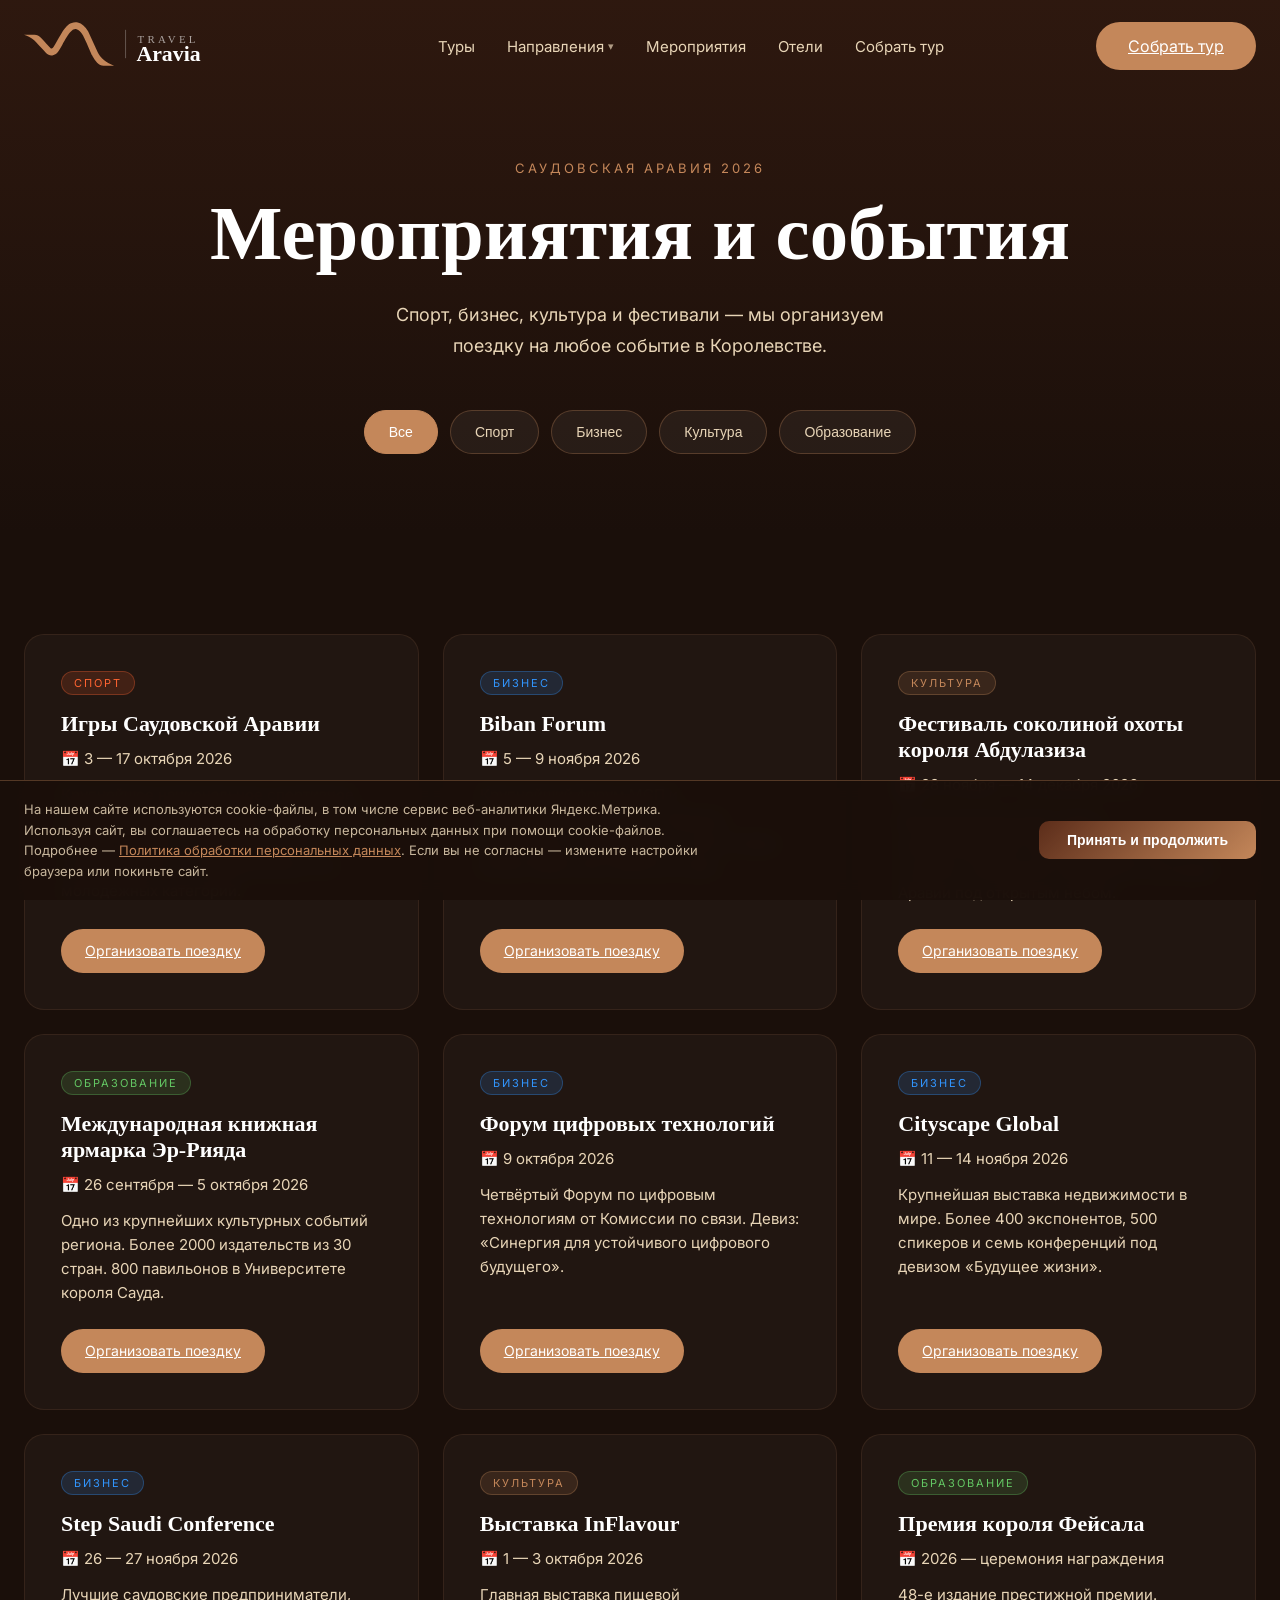
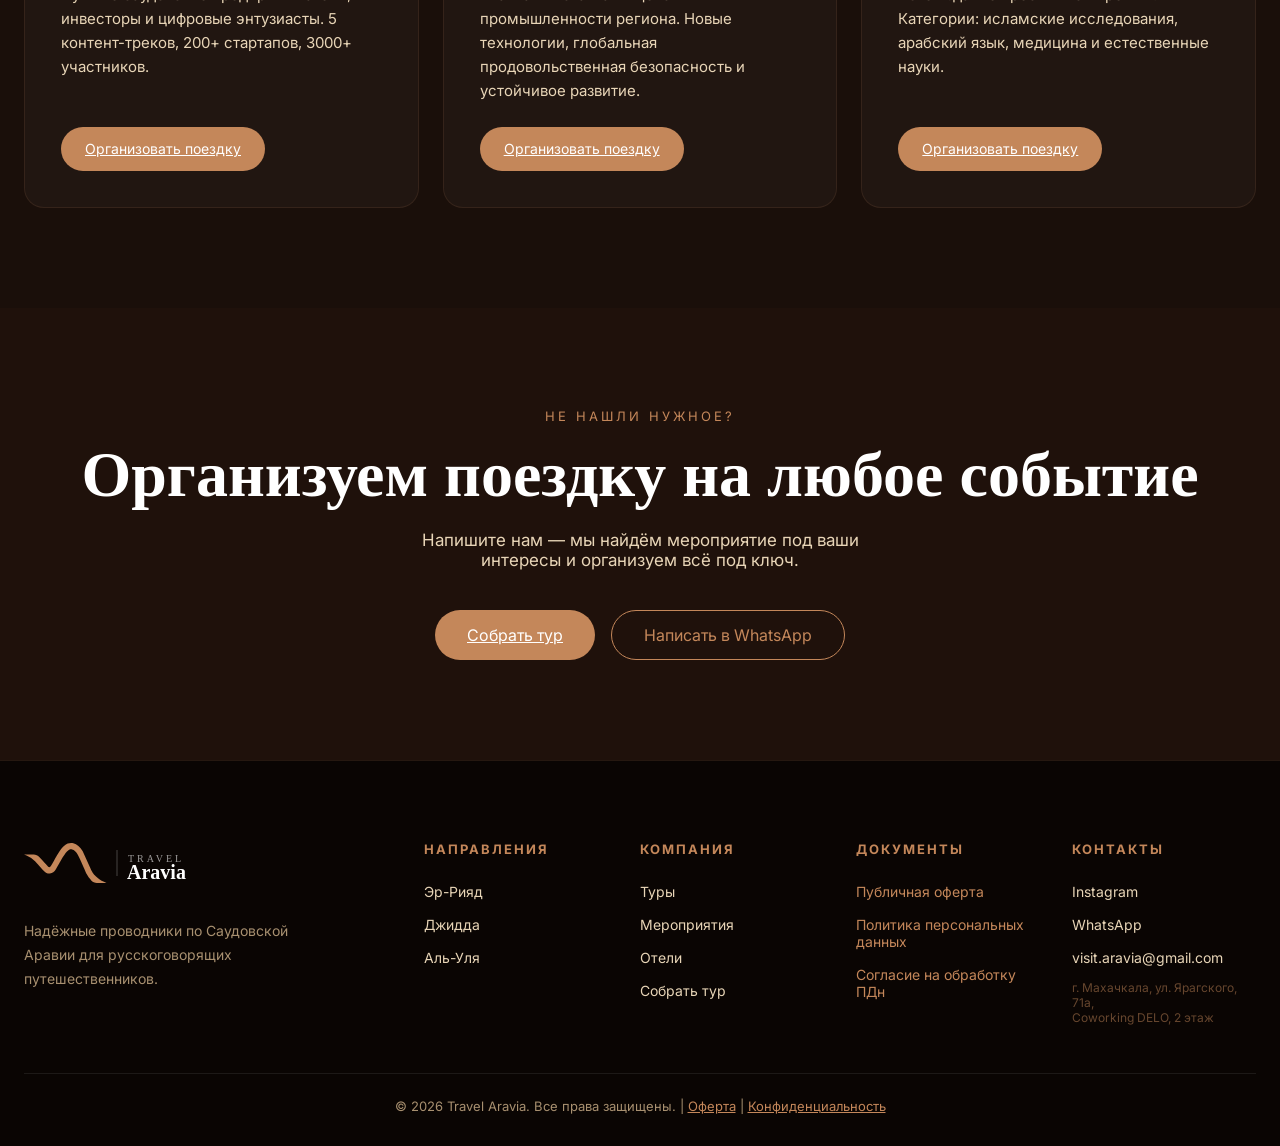
<file: events.html>
<!DOCTYPE html>
<html lang="ru">
<head>
  <script>document.documentElement.classList.add('js')</script>
  <link rel="icon" href="favicon.svg" type="image/svg+xml">
  <meta charset="UTF-8">
  <meta http-equiv="X-Content-Type-Options" content="nosniff">
  <meta http-equiv="X-Frame-Options" content="SAMEORIGIN">
  <meta name="referrer" content="strict-origin-when-cross-origin">
  <meta name="description" content="Мероприятия в Саудовской Аравии 2026 — фестивали, выставки, концерты в Эр-Рияде и других городах. Актуальный календарь событий от Travel Aravia.">
  <meta name="keywords" content="мероприятия Саудовская Аравия 2026, события Эр-Рияд, фестивали КСА, Travel Aravia события">
  <meta property="og:title" content="Мероприятия в Саудовской Аравии 2026 — Travel Aravia">
  <meta property="og:description" content="Фестивали, выставки и события в Саудовской Аравии. Актуальный календарь от Travel Aravia.">
  <meta property="og:image" content="assets/images/og-image.jpg">
  <link rel="canonical" href="https://mansurovdalir09-lang.github.io/travel-aravia/events.html">
  <meta name="viewport" content="width=device-width, initial-scale=1.0">
  <title>Мероприятия — Travel Aravia</title>
  <link rel="stylesheet" href="css/main.css">
  <link rel="stylesheet" href="css/animations.css">
  <link rel="stylesheet" href="css/components.css">
</head>
<body>
<a href="#main-content" class="skip-link">Перейти к содержимому</a>

<header class="header" id="header">
  <div class="container header__inner">
    <a href="index.html" class="header__logo">
      <img src="assets/images/logo.svg" alt="Travel Aravia" style="height:48px;width:auto;">
    </a>
    <nav class="header__nav">
      <a href="tours.html">Туры</a>
      <div class="nav-dropdown">
        <button class="nav-dropdown__trigger">Направления</button>
        <div class="nav-dropdown__menu">
          <a href="destinations/riyadh.html">Эр-Рияд</a>
          <a href="destinations/jeddah.html">Джидда</a>
          <a href="destinations/al-ula.html">Аль-Уля</a>
        </div>
      </div>
      <a href="events.html">Мероприятия</a>
      <a href="hotels.html">Отели</a>
      <a href="tour-builder.html">Собрать тур</a>
    </nav>
    <div class="header__actions">
      <a href="tour-builder.html" class="btn-primary">Собрать тур</a>
      <button class="header__burger" id="burger" aria-label="Открыть меню" aria-expanded="false" aria-controls="mobileMenu">
        <span></span><span></span><span></span>
      </button>
    </div>
  </div>
</header>

<main id="main-content">
<section style="padding:160px 0 80px;text-align:center;background:linear-gradient(180deg,rgba(92,45,26,0.3) 0%,transparent 100%);">
  <div class="container">
    <p class="section-label">Саудовская Аравия 2026</p>
    <h1 style="font-family:'Cormorant Garant',serif;font-size:clamp(40px,6vw,80px);color:#fff;line-height:1.1;margin-bottom:24px;">Мероприятия и события</h1>
    <p style="font-size:18px;color:var(--color-sand);max-width:560px;margin:0 auto 48px;line-height:1.7;">Спорт, бизнес, культура и фестивали — мы организуем поездку на любое событие в Королевстве.</p>
    <div style="display:flex;gap:12px;justify-content:center;flex-wrap:wrap;">
      <button class="filter-btn active" onclick="filterEvents('all')">Все</button>
      <button class="filter-btn" onclick="filterEvents('sport')">Спорт</button>
      <button class="filter-btn" onclick="filterEvents('business')">Бизнес</button>
      <button class="filter-btn" onclick="filterEvents('culture')">Культура</button>
      <button class="filter-btn" onclick="filterEvents('education')">Образование</button>
    </div>
  </div>
</section>

<section class="section">
  <div class="container">
    <div class="events-full__grid" id="eventsGrid">

      <div class="event-card" data-category="sport">
        <div class="event-card__cat sport">Спорт</div>
        <h3>Игры Саудовской Аравии</h3>
        <p class="event-card__date">📅 3 — 17 октября 2026</p>
        <p>Крупнейшее национальное спортивное мероприятие Королевства. Призовой фонд 180 млн риалов. 7 паралимпийских соревнований, 10 показательных и 15 молодёжных категорий.</p>
        <a href="tour-builder.html" class="btn-primary" style="font-size:14px;padding:12px 24px;">Организовать поездку</a>
      </div>

      <div class="event-card" data-category="business">
        <div class="event-card__cat business">Бизнес</div>
        <h3>Biban Forum</h3>
        <p class="event-card__date">📅 5 — 9 ноября 2026</p>
        <p>Крупнейший форум МСП и предпринимательства. Стартапы, инвесторы и инноваторы со всего мира. Более 3000 участников за 2 дня.</p>
        <a href="tour-builder.html" class="btn-primary" style="font-size:14px;padding:12px 24px;">Организовать поездку</a>
      </div>

      <div class="event-card" data-category="culture">
        <div class="event-card__cat culture">Культура</div>
        <h3>Фестиваль соколиной охоты короля Абдулазиза</h3>
        <p class="event-card__date">📅 28 ноября — 14 декабря 2026</p>
        <p>Международный фестиваль организованный Саудовским клубом соколов. Уникальное культурное наследие Аравии под открытым небом.</p>
        <a href="tour-builder.html" class="btn-primary" style="font-size:14px;padding:12px 24px;">Организовать поездку</a>
      </div>

      <div class="event-card" data-category="education">
        <div class="event-card__cat education">Образование</div>
        <h3>Международная книжная ярмарка Эр-Рияда</h3>
        <p class="event-card__date">📅 26 сентября — 5 октября 2026</p>
        <p>Одно из крупнейших культурных событий региона. Более 2000 издательств из 30 стран. 800 павильонов в Университете короля Сауда.</p>
        <a href="tour-builder.html" class="btn-primary" style="font-size:14px;padding:12px 24px;">Организовать поездку</a>
      </div>

      <div class="event-card" data-category="business">
        <div class="event-card__cat business">Бизнес</div>
        <h3>Форум цифровых технологий</h3>
        <p class="event-card__date">📅 9 октября 2026</p>
        <p>Четвёртый Форум по цифровым технологиям от Комиссии по связи. Девиз: «Синергия для устойчивого цифрового будущего».</p>
        <a href="tour-builder.html" class="btn-primary" style="font-size:14px;padding:12px 24px;">Организовать поездку</a>
      </div>

      <div class="event-card" data-category="business">
        <div class="event-card__cat business">Бизнес</div>
        <h3>Cityscape Global</h3>
        <p class="event-card__date">📅 11 — 14 ноября 2026</p>
        <p>Крупнейшая выставка недвижимости в мире. Более 400 экспонентов, 500 спикеров и семь конференций под девизом «Будущее жизни».</p>
        <a href="tour-builder.html" class="btn-primary" style="font-size:14px;padding:12px 24px;">Организовать поездку</a>
      </div>

      <div class="event-card" data-category="business">
        <div class="event-card__cat business">Бизнес</div>
        <h3>Step Saudi Conference</h3>
        <p class="event-card__date">📅 26 — 27 ноября 2026</p>
        <p>Лучшие саудовские предприниматели, инвесторы и цифровые энтузиасты. 5 контент-треков, 200+ стартапов, 3000+ участников.</p>
        <a href="tour-builder.html" class="btn-primary" style="font-size:14px;padding:12px 24px;">Организовать поездку</a>
      </div>

      <div class="event-card" data-category="culture">
        <div class="event-card__cat culture">Культура</div>
        <h3>Выставка InFlavour</h3>
        <p class="event-card__date">📅 1 — 3 октября 2026</p>
        <p>Главная выставка пищевой промышленности региона. Новые технологии, глобальная продовольственная безопасность и устойчивое развитие.</p>
        <a href="tour-builder.html" class="btn-primary" style="font-size:14px;padding:12px 24px;">Организовать поездку</a>
      </div>

      <div class="event-card" data-category="education">
        <div class="event-card__cat education">Образование</div>
        <h3>Премия короля Фейсала</h3>
        <p class="event-card__date">📅 2026 — церемония награждения</p>
        <p>48-е издание престижной премии. Категории: исламские исследования, арабский язык, медицина и естественные науки.</p>
        <a href="tour-builder.html" class="btn-primary" style="font-size:14px;padding:12px 24px;">Организовать поездку</a>
      </div>

    </div>
  </div>
</section>

<section class="section" style="background:rgba(92,45,26,0.08);text-align:center;">
  <div class="container">
    <p class="section-label">Не нашли нужное?</p>
    <h2 class="section-title">Организуем поездку на любое событие</h2>
    <p style="color:var(--color-sand);font-size:17px;max-width:500px;margin:0 auto 40px;">Напишите нам — мы найдём мероприятие под ваши интересы и организуем всё под ключ.</p>
    <div style="display:flex;gap:16px;justify-content:center;flex-wrap:wrap;">
      <a href="tour-builder.html" class="btn-primary">Собрать тур</a>
      <a href="https://wa.me/79513894443" target="_blank" rel="noopener noreferrer" class="btn-outline">Написать в WhatsApp</a>
    </div>
  </div>
</section>

<footer class="footer">
  <div class="container">
    <div class="footer__top">
      <div class="footer__brand">
        <img src="assets/images/logo.svg" alt="Travel Aravia" style="height:44px;width:auto;margin-bottom:16px;">
        <p>Надёжные проводники по Саудовской Аравии для русскоговорящих путешественников.</p>
      </div>
      <div class="footer__links">
        <h4>Направления</h4>
        <a href="destinations/riyadh.html">Эр-Рияд</a>
        <a href="destinations/jeddah.html">Джидда</a>
        <a href="destinations/al-ula.html">Аль-Уля</a>
      </div>
      <div class="footer__links">
        <h4>Компания</h4>
        <a href="tours.html">Туры</a>
        <a href="events.html">Мероприятия</a>
        <a href="hotels.html">Отели</a>
        <a href="tour-builder.html">Собрать тур</a>
      </div>
      <div class="footer__links">
        <h4>Документы</h4>
        <a href="legal.html#offer" style="color:#C4875A;">Публичная оферта</a>
        <a href="legal.html#privacy" style="color:#C4875A;">Политика персональных данных</a>
        <a href="legal.html#consent-pd" style="color:#C4875A;">Согласие на обработку ПДн</a>
      </div>
      <div class="footer__contacts">
        <h4>Контакты</h4>
        <a href="https://www.instagram.com/travelaravia/" target="_blank" rel="noopener noreferrer">Instagram</a>
        <a href="https://wa.me/79285002070" target="_blank" rel="noopener noreferrer">WhatsApp</a>
        <a href="mailto:visit.aravia@gmail.com">visit.aravia@gmail.com</a>
        <p style="font-size:12px;color:rgba(196,135,90,0.5);margin-top:8px;">г. Махачкала, ул. Ярагского, 71а,<br>Coworking DELO, 2 этаж</p>
      </div>
    </div>
    <div class="footer__bottom">
      <p>© 2026 Travel Aravia. Все права защищены. | <a href="legal.html#offer" style="color:#C4875A;">Оферта</a> | <a href="legal.html#privacy" style="color:#C4875A;">Конфиденциальность</a></p>
    </div>
  </div>
</footer>

<div class="mobile-menu" id="mobileMenu" role="dialog" aria-label="Навигационное меню" aria-modal="true">
  <nav class="mobile-menu__nav">
    <a href="tours.html">Туры</a>
    <div class="mobile-menu__group">
      <span class="mobile-menu__label">Направления</span>
      <a href="destinations/riyadh.html" class="mobile-menu__sub">Эр-Рияд</a>
      <a href="destinations/jeddah.html" class="mobile-menu__sub">Джидда</a>
      <a href="destinations/al-ula.html" class="mobile-menu__sub">Аль-Уля</a>
    </div>
    <a href="events.html">Мероприятия</a>
    <a href="hotels.html">Отели</a>
    <a href="tour-builder.html">Собрать тур</a>
  </nav>
</div>

<script src="js/main.js"></script>
<script>
function filterEvents(category) {
  const cards = document.querySelectorAll('.event-card');
  const btns = document.querySelectorAll('.filter-btn');
  btns.forEach(b => b.classList.remove('active'));
  event.target.classList.add('active');
  cards.forEach(card => {
    if (category === 'all' || card.dataset.category === category) {
      card.style.display = 'flex';
    } else {
      card.style.display = 'none';
    }
  });
}
</script>
<script>
document.querySelectorAll('.event-card').forEach(card => {
  const btn = card.querySelector('a.btn-primary');
  if (!btn) return;
  const name = card.querySelector('h3')?.textContent.trim() || '';
  const date = card.querySelector('.event-card__date')?.textContent.replace('📅', '').trim() || '';
  btn.addEventListener('click', function(e) {
    e.preventDefault();
    let events = [];
    try { events = JSON.parse(localStorage.getItem('ta_events_list') || '[]'); } catch(e){}
    if (!events.find(ev => ev.name === name)) events.push({ name, date });
    localStorage.setItem('ta_events_list', JSON.stringify(events));
    localStorage.setItem('ta_selected_event', JSON.stringify({ name, date }));
    const added = this;
    added.textContent = '✓ Добавлено';
    setTimeout(() => { added.textContent = 'Организовать поездку'; }, 1800);
  });
});
</script>
</body>
</html>
</file>
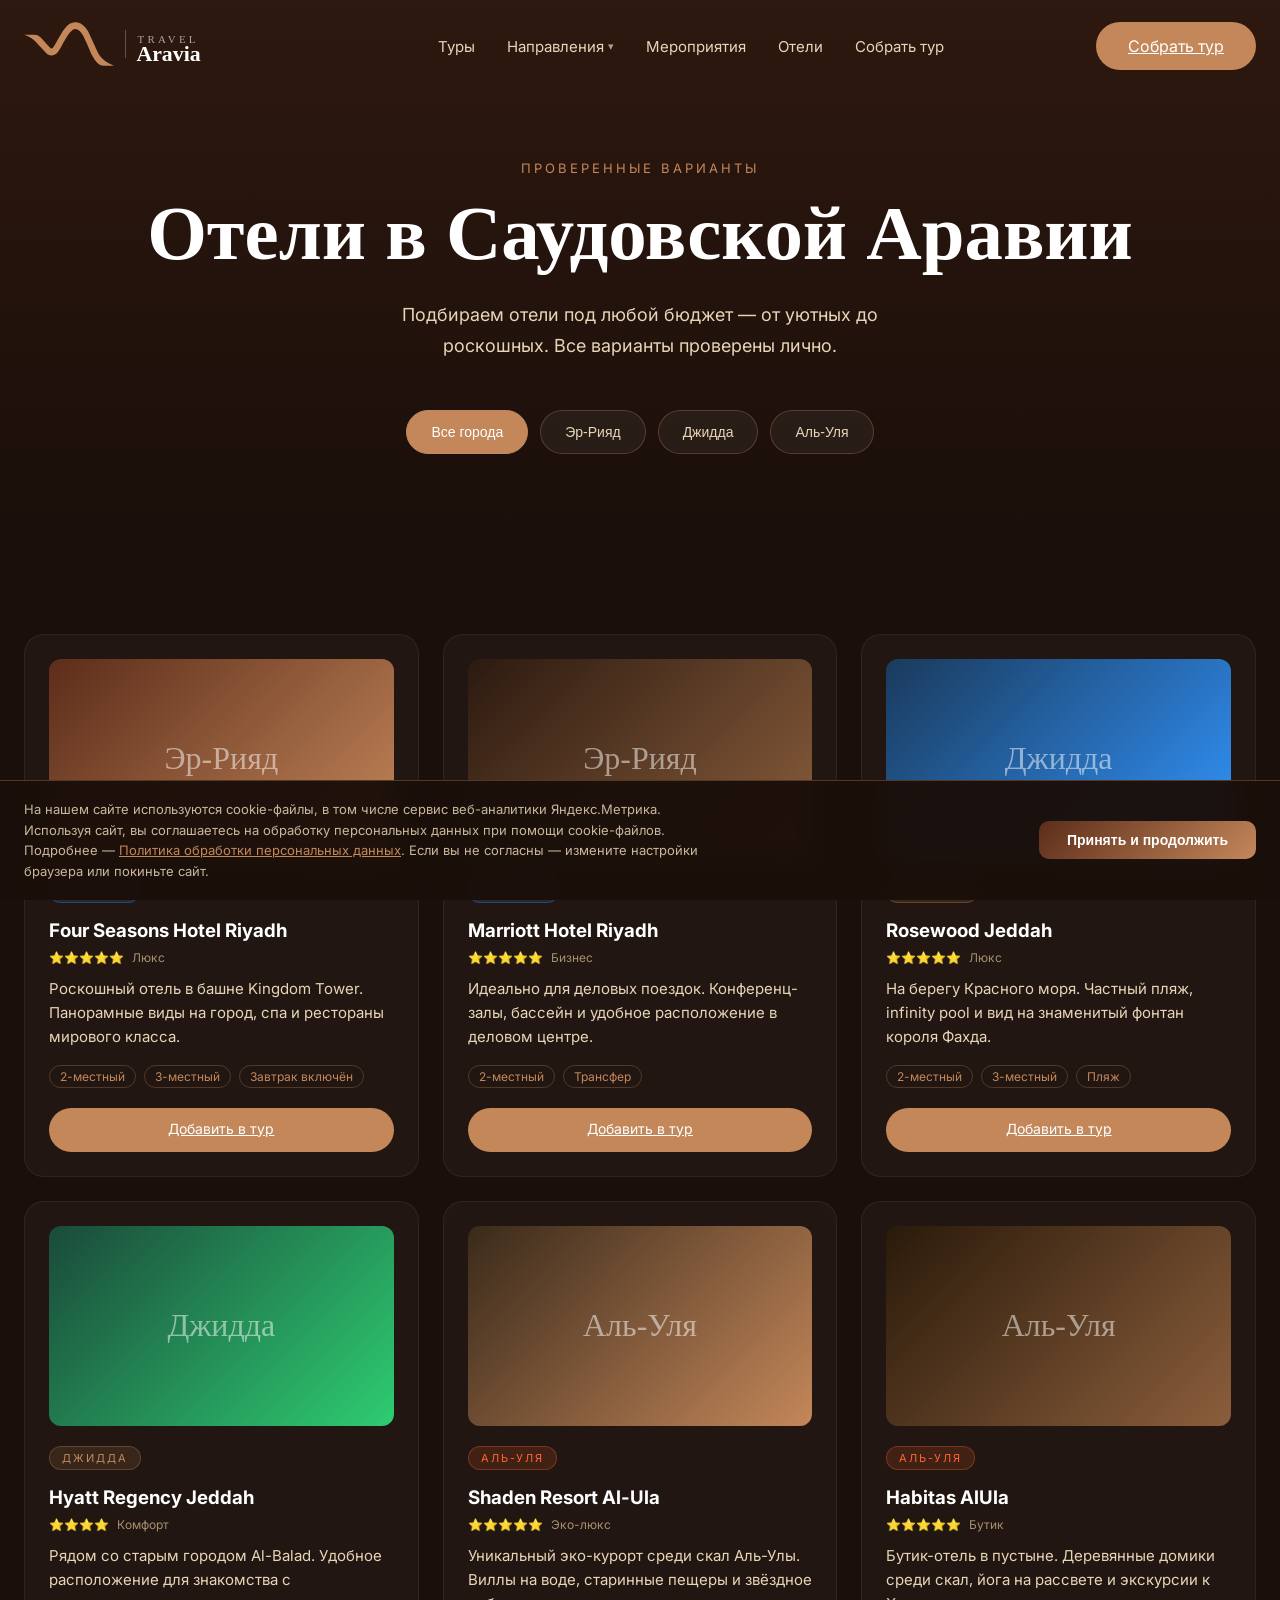
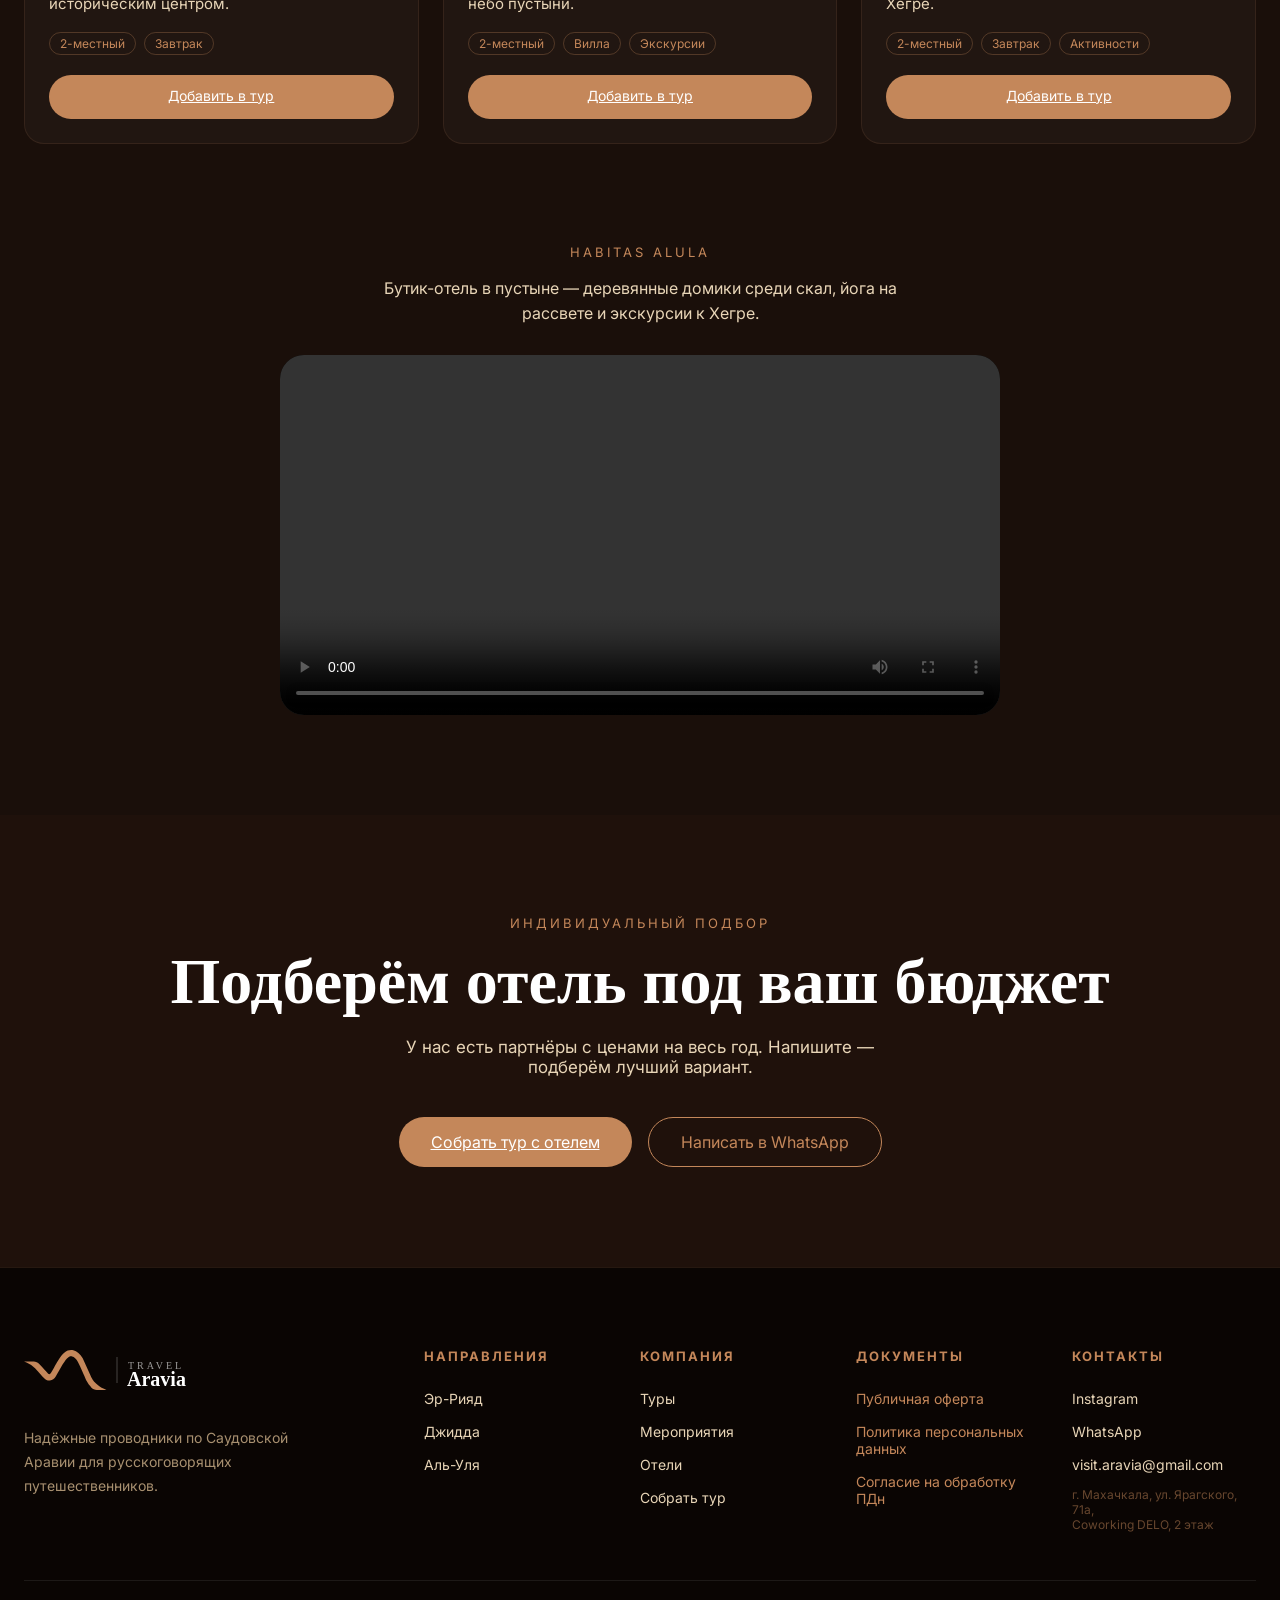
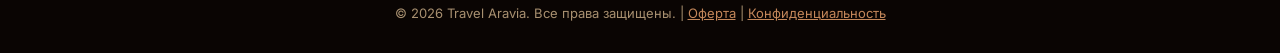
<file: hotels.html>
<!DOCTYPE html>
<html lang="ru">
<head>
  <script>document.documentElement.classList.add('js')</script>
  <link rel="icon" href="favicon.svg" type="image/svg+xml">
  <meta charset="UTF-8">
  <meta http-equiv="X-Content-Type-Options" content="nosniff">
  <meta http-equiv="X-Frame-Options" content="SAMEORIGIN">
  <meta name="referrer" content="strict-origin-when-cross-origin">
  <meta name="description" content="Отели в Саудовской Аравии — лучшие варианты в Эр-Рияде, Джидде и Аль-Уле. Подбор и бронирование отелей под ключ от Travel Aravia.">
  <meta name="keywords" content="отели Саудовская Аравия, отели Эр-Рияд, отели Джидда, отели Аль-Уля, бронирование КСА">
  <meta property="og:title" content="Отели в Саудовской Аравии — Travel Aravia">
  <meta property="og:description" content="Лучшие отели Саудовской Аравии. Подбор и бронирование от Travel Aravia.">
  <meta property="og:image" content="assets/images/og-image.jpg">
  <link rel="canonical" href="https://mansurovdalir09-lang.github.io/travel-aravia/hotels.html">
  <meta name="viewport" content="width=device-width, initial-scale=1.0">
  <title>Отели — Travel Aravia</title>
  <link rel="stylesheet" href="css/main.css">
  <link rel="stylesheet" href="css/animations.css">
  <link rel="stylesheet" href="css/components.css">
</head>
<body>
<a href="#main-content" class="skip-link">Перейти к содержимому</a>

<header class="header" id="header">
  <div class="container header__inner">
    <a href="index.html" class="header__logo">
      <img src="assets/images/logo.svg" alt="Travel Aravia" style="height:48px;width:auto;">
    </a>
    <nav class="header__nav">
      <a href="tours.html">Туры</a>
      <div class="nav-dropdown">
        <button class="nav-dropdown__trigger">Направления</button>
        <div class="nav-dropdown__menu">
          <a href="destinations/riyadh.html">Эр-Рияд</a>
          <a href="destinations/jeddah.html">Джидда</a>
          <a href="destinations/al-ula.html">Аль-Уля</a>
        </div>
      </div>
      <a href="events.html">Мероприятия</a>
      <a href="hotels.html">Отели</a>
      <a href="tour-builder.html">Собрать тур</a>
    </nav>
    <div class="header__actions">
      <a href="tour-builder.html" class="btn-primary">Собрать тур</a>
      <button class="header__burger" id="burger" aria-label="Открыть меню" aria-expanded="false" aria-controls="mobileMenu">
        <span></span><span></span><span></span>
      </button>
    </div>
  </div>
</header>

<main id="main-content">
<section style="padding:160px 0 80px;text-align:center;background:linear-gradient(180deg,rgba(92,45,26,0.3) 0%,transparent 100%);">
  <div class="container">
    <p class="section-label">Проверенные варианты</p>
    <h1 style="font-family:'Cormorant Garant',serif;font-size:clamp(40px,6vw,80px);color:#fff;line-height:1.1;margin-bottom:24px;">Отели в Саудовской Аравии</h1>
    <p style="font-size:18px;color:var(--color-sand);max-width:560px;margin:0 auto 48px;line-height:1.7;">Подбираем отели под любой бюджет — от уютных до роскошных. Все варианты проверены лично.</p>
    <div style="display:flex;gap:12px;justify-content:center;flex-wrap:wrap;">
      <button class="filter-btn active" onclick="filterHotels('all', this)">Все города</button>
      <button class="filter-btn" onclick="filterHotels('riyadh', this)">Эр-Рияд</button>
      <button class="filter-btn" onclick="filterHotels('jeddah', this)">Джидда</button>
      <button class="filter-btn" onclick="filterHotels('alula', this)">Аль-Уля</button>
    </div>
  </div>
</section>

<section class="section">
  <div class="container">
    <div class="events-full__grid" id="hotelsGrid">

      <div class="hotel-card" data-city="riyadh">
        <div class="hotel-card__img" style="background:linear-gradient(135deg,#5C2D1A,#C4875A);height:200px;border-radius:12px;margin-bottom:20px;display:flex;align-items:center;justify-content:center;">
          <span style="font-family:'Cormorant Garant',serif;font-size:32px;color:white;opacity:0.5;">Эр-Рияд</span>
        </div>
        <div class="event-card__cat business">Эр-Рияд</div>
        <h3>Four Seasons Hotel Riyadh</h3>
        <div style="display:flex;gap:8px;margin:8px 0 12px;flex-wrap:wrap;">
          <span style="font-size:12px;color:var(--color-sand);">⭐⭐⭐⭐⭐</span>
          <span style="font-size:12px;color:var(--color-gray);">Люкс</span>
        </div>
        <p style="font-size:15px;color:var(--color-sand);line-height:1.6;margin-bottom:16px;">Роскошный отель в башне Kingdom Tower. Панорамные виды на город, спа и рестораны мирового класса.</p>
        <div style="display:flex;gap:8px;flex-wrap:wrap;margin-bottom:20px;">
          <span class="hotel-tag">2-местный</span>
          <span class="hotel-tag">3-местный</span>
          <span class="hotel-tag">Завтрак включён</span>
        </div>
        <a href="tour-builder.html" class="btn-primary" style="font-size:14px;padding:12px 24px;width:100%;text-align:center;display:block;">Добавить в тур</a>
      </div>

      <div class="hotel-card" data-city="riyadh">
        <div class="hotel-card__img" style="background:linear-gradient(135deg,#2C1A10,#8B5E3C);height:200px;border-radius:12px;margin-bottom:20px;display:flex;align-items:center;justify-content:center;">
          <span style="font-family:'Cormorant Garant',serif;font-size:32px;color:white;opacity:0.5;">Эр-Рияд</span>
        </div>
        <div class="event-card__cat business">Эр-Рияд</div>
        <h3>Marriott Hotel Riyadh</h3>
        <div style="display:flex;gap:8px;margin:8px 0 12px;">
          <span style="font-size:12px;color:var(--color-sand);">⭐⭐⭐⭐⭐</span>
          <span style="font-size:12px;color:var(--color-gray);">Бизнес</span>
        </div>
        <p style="font-size:15px;color:var(--color-sand);line-height:1.6;margin-bottom:16px;">Идеально для деловых поездок. Конференц-залы, бассейн и удобное расположение в деловом центре.</p>
        <div style="display:flex;gap:8px;flex-wrap:wrap;margin-bottom:20px;">
          <span class="hotel-tag">2-местный</span>
          <span class="hotel-tag">Трансфер</span>
        </div>
        <a href="tour-builder.html" class="btn-primary" style="font-size:14px;padding:12px 24px;width:100%;text-align:center;display:block;">Добавить в тур</a>
      </div>

      <div class="hotel-card" data-city="jeddah">
        <div class="hotel-card__img" style="background:linear-gradient(135deg,#1A3A5C,#3296FF);height:200px;border-radius:12px;margin-bottom:20px;display:flex;align-items:center;justify-content:center;">
          <span style="font-family:'Cormorant Garant',serif;font-size:32px;color:white;opacity:0.5;">Джидда</span>
        </div>
        <div class="event-card__cat culture">Джидда</div>
        <h3>Rosewood Jeddah</h3>
        <div style="display:flex;gap:8px;margin:8px 0 12px;">
          <span style="font-size:12px;color:var(--color-sand);">⭐⭐⭐⭐⭐</span>
          <span style="font-size:12px;color:var(--color-gray);">Люкс</span>
        </div>
        <p style="font-size:15px;color:var(--color-sand);line-height:1.6;margin-bottom:16px;">На берегу Красного моря. Частный пляж, infinity pool и вид на знаменитый фонтан короля Фахда.</p>
        <div style="display:flex;gap:8px;flex-wrap:wrap;margin-bottom:20px;">
          <span class="hotel-tag">2-местный</span>
          <span class="hotel-tag">3-местный</span>
          <span class="hotel-tag">Пляж</span>
        </div>
        <a href="tour-builder.html" class="btn-primary" style="font-size:14px;padding:12px 24px;width:100%;text-align:center;display:block;">Добавить в тур</a>
      </div>

      <div class="hotel-card" data-city="jeddah">
        <div class="hotel-card__img" style="background:linear-gradient(135deg,#1A4A3A,#2ECC71);height:200px;border-radius:12px;margin-bottom:20px;display:flex;align-items:center;justify-content:center;">
          <span style="font-family:'Cormorant Garant',serif;font-size:32px;color:white;opacity:0.5;">Джидда</span>
        </div>
        <div class="event-card__cat culture">Джидда</div>
        <h3>Hyatt Regency Jeddah</h3>
        <div style="display:flex;gap:8px;margin:8px 0 12px;">
          <span style="font-size:12px;color:var(--color-sand);">⭐⭐⭐⭐</span>
          <span style="font-size:12px;color:var(--color-gray);">Комфорт</span>
        </div>
        <p style="font-size:15px;color:var(--color-sand);line-height:1.6;margin-bottom:16px;">Рядом со старым городом Al-Balad. Удобное расположение для знакомства с историческим центром.</p>
        <div style="display:flex;gap:8px;flex-wrap:wrap;margin-bottom:20px;">
          <span class="hotel-tag">2-местный</span>
          <span class="hotel-tag">Завтрак</span>
        </div>
        <a href="tour-builder.html" class="btn-primary" style="font-size:14px;padding:12px 24px;width:100%;text-align:center;display:block;">Добавить в тур</a>
      </div>

      <div class="hotel-card" data-city="alula">
        <div class="hotel-card__img" style="background:linear-gradient(135deg,#3A2A1A,#C4875A);height:200px;border-radius:12px;margin-bottom:20px;display:flex;align-items:center;justify-content:center;">
          <span style="font-family:'Cormorant Garant',serif;font-size:32px;color:white;opacity:0.5;">Аль-Уля</span>
        </div>
        <div class="event-card__cat sport">Аль-Уля</div>
        <h3>Shaden Resort Al-Ula</h3>
        <div style="display:flex;gap:8px;margin:8px 0 12px;">
          <span style="font-size:12px;color:var(--color-sand);">⭐⭐⭐⭐⭐</span>
          <span style="font-size:12px;color:var(--color-gray);">Эко-люкс</span>
        </div>
        <p style="font-size:15px;color:var(--color-sand);line-height:1.6;margin-bottom:16px;">Уникальный эко-курорт среди скал Аль-Улы. Виллы на воде, старинные пещеры и звёздное небо пустыни.</p>
        <div style="display:flex;gap:8px;flex-wrap:wrap;margin-bottom:20px;">
          <span class="hotel-tag">2-местный</span>
          <span class="hotel-tag">Вилла</span>
          <span class="hotel-tag">Экскурсии</span>
        </div>
        <a href="tour-builder.html" class="btn-primary" style="font-size:14px;padding:12px 24px;width:100%;text-align:center;display:block;">Добавить в тур</a>
      </div>

      <div class="hotel-card" data-city="alula">
        <div class="hotel-card__img" style="background:linear-gradient(135deg,#2A1A0A,#8B5E3C);height:200px;border-radius:12px;margin-bottom:20px;display:flex;align-items:center;justify-content:center;">
          <span style="font-family:'Cormorant Garant',serif;font-size:32px;color:white;opacity:0.5;">Аль-Уля</span>
        </div>
        <div class="event-card__cat sport">Аль-Уля</div>
        <h3>Habitas AlUla</h3>
        <div style="display:flex;gap:8px;margin:8px 0 12px;">
          <span style="font-size:12px;color:var(--color-sand);">⭐⭐⭐⭐⭐</span>
          <span style="font-size:12px;color:var(--color-gray);">Бутик</span>
        </div>
        <p style="font-size:15px;color:var(--color-sand);line-height:1.6;margin-bottom:16px;">Бутик-отель в пустыне. Деревянные домики среди скал, йога на рассвете и экскурсии к Хегре.</p>
        <div style="display:flex;gap:8px;flex-wrap:wrap;margin-bottom:20px;">
          <span class="hotel-tag">2-местный</span>
          <span class="hotel-tag">Завтрак</span>
          <span class="hotel-tag">Активности</span>
        </div>
        <a href="tour-builder.html" class="btn-primary" style="font-size:14px;padding:12px 24px;width:100%;text-align:center;display:block;">Добавить в тур</a>
      </div>

    </div>
  </div>
</section>

<section class="section" style="padding-top:0;">
  <div class="container">
    <p class="section-label" style="text-align:center;margin-bottom:16px;">Habitas AlUla</p>
    <p style="text-align:center;color:var(--color-sand);font-size:16px;max-width:520px;margin:0 auto 28px;line-height:1.6;">Бутик-отель в пустыне — деревянные домики среди скал, йога на рассвете и экскурсии к Хегре.</p>
    <div style="border-radius:24px;overflow:hidden;max-width:720px;margin:0 auto;">
      <video loop playsinline controls style="width:100%;max-height:420px;object-fit:contain;display:block;background:#000;">
        <source src="assets/videos/hotel.mp4" type="video/mp4">
      </video>
    </div>
  </div>
</section>

<section class="section" style="background:rgba(92,45,26,0.08);text-align:center;">
  <div class="container">
    <p class="section-label">Индивидуальный подбор</p>
    <h2 class="section-title">Подберём отель под ваш бюджет</h2>
    <p style="color:var(--color-sand);font-size:17px;max-width:500px;margin:0 auto 40px;">У нас есть партнёры с ценами на весь год. Напишите — подберём лучший вариант.</p>
    <div style="display:flex;gap:16px;justify-content:center;flex-wrap:wrap;">
      <a href="tour-builder.html" class="btn-primary">Собрать тур с отелем</a>
      <a href="https://wa.me/79513894443" target="_blank" rel="noopener noreferrer" class="btn-outline">Написать в WhatsApp</a>
    </div>
  </div>
</section>

<footer class="footer">
  <div class="container">
    <div class="footer__top">
      <div class="footer__brand">
        <img src="assets/images/logo.svg" alt="Travel Aravia" style="height:44px;width:auto;margin-bottom:16px;">
        <p>Надёжные проводники по Саудовской Аравии для русскоговорящих путешественников.</p>
      </div>
      <div class="footer__links">
        <h4>Направления</h4>
        <a href="destinations/riyadh.html">Эр-Рияд</a>
        <a href="destinations/jeddah.html">Джидда</a>
        <a href="destinations/al-ula.html">Аль-Уля</a>
      </div>
      <div class="footer__links">
        <h4>Компания</h4>
        <a href="tours.html">Туры</a>
        <a href="events.html">Мероприятия</a>
        <a href="hotels.html">Отели</a>
        <a href="tour-builder.html">Собрать тур</a>
      </div>
      <div class="footer__links">
        <h4>Документы</h4>
        <a href="legal.html#offer" style="color:#C4875A;">Публичная оферта</a>
        <a href="legal.html#privacy" style="color:#C4875A;">Политика персональных данных</a>
        <a href="legal.html#consent-pd" style="color:#C4875A;">Согласие на обработку ПДн</a>
      </div>
      <div class="footer__contacts">
        <h4>Контакты</h4>
        <a href="https://www.instagram.com/travelaravia/" target="_blank" rel="noopener noreferrer">Instagram</a>
        <a href="https://wa.me/79285002070" target="_blank" rel="noopener noreferrer">WhatsApp</a>
        <a href="mailto:visit.aravia@gmail.com">visit.aravia@gmail.com</a>
        <p style="font-size:12px;color:rgba(196,135,90,0.5);margin-top:8px;">г. Махачкала, ул. Ярагского, 71а,<br>Coworking DELO, 2 этаж</p>
      </div>
    </div>
    <div class="footer__bottom">
      <p>© 2026 Travel Aravia. Все права защищены. | <a href="legal.html#offer" style="color:#C4875A;">Оферта</a> | <a href="legal.html#privacy" style="color:#C4875A;">Конфиденциальность</a></p>
    </div>
  </div>
</footer>

<div class="mobile-menu" id="mobileMenu" role="dialog" aria-label="Навигационное меню" aria-modal="true">
  <nav class="mobile-menu__nav">
    <a href="tours.html">Туры</a>
    <div class="mobile-menu__group">
      <span class="mobile-menu__label">Направления</span>
      <a href="destinations/riyadh.html" class="mobile-menu__sub">Эр-Рияд</a>
      <a href="destinations/jeddah.html" class="mobile-menu__sub">Джидда</a>
      <a href="destinations/al-ula.html" class="mobile-menu__sub">Аль-Уля</a>
    </div>
    <a href="events.html">Мероприятия</a>
    <a href="hotels.html">Отели</a>
    <a href="tour-builder.html">Собрать тур</a>
  </nav>
</div>

<script src="js/main.js"></script>
<script>
function filterHotels(city, btn) {
  const cards = document.querySelectorAll('.hotel-card');
  const btns = document.querySelectorAll('.filter-btn');
  btns.forEach(b => b.classList.remove('active'));
  btn.classList.add('active');
  cards.forEach(card => {
    if (city === 'all' || card.dataset.city === city) {
      card.style.display = 'block';
    } else {
      card.style.display = 'none';
    }
  });
}
</script>
<script>
const hotelDestMap = { riyadh: 'Эр-Рияд', jeddah: 'Джидда', alula: 'Аль-Уля' };
document.querySelectorAll('.hotel-card').forEach(card => {
  const btn = card.querySelector('a.btn-primary');
  if (!btn) return;
  const name = card.querySelector('h3')?.textContent.trim() || '';
  const city = card.dataset.city || '';
  btn.addEventListener('click', function(e) {
    e.preventDefault();
    const hotelObj = { name, destination: hotelDestMap[city] || city };
    let hotels = [];
    try { hotels = JSON.parse(localStorage.getItem('ta_hotels_list') || '[]'); } catch(e){}
    if (!hotels.find(h => h.name === name)) hotels.push(hotelObj);
    localStorage.setItem('ta_hotels_list', JSON.stringify(hotels));
    localStorage.setItem('ta_selected_hotel', JSON.stringify(hotelObj));
    const added = this;
    added.textContent = '✓ Добавлено';
    setTimeout(() => { added.textContent = 'Добавить в тур'; }, 1800);
  });
});
</script>
</body>
</html>
</file>
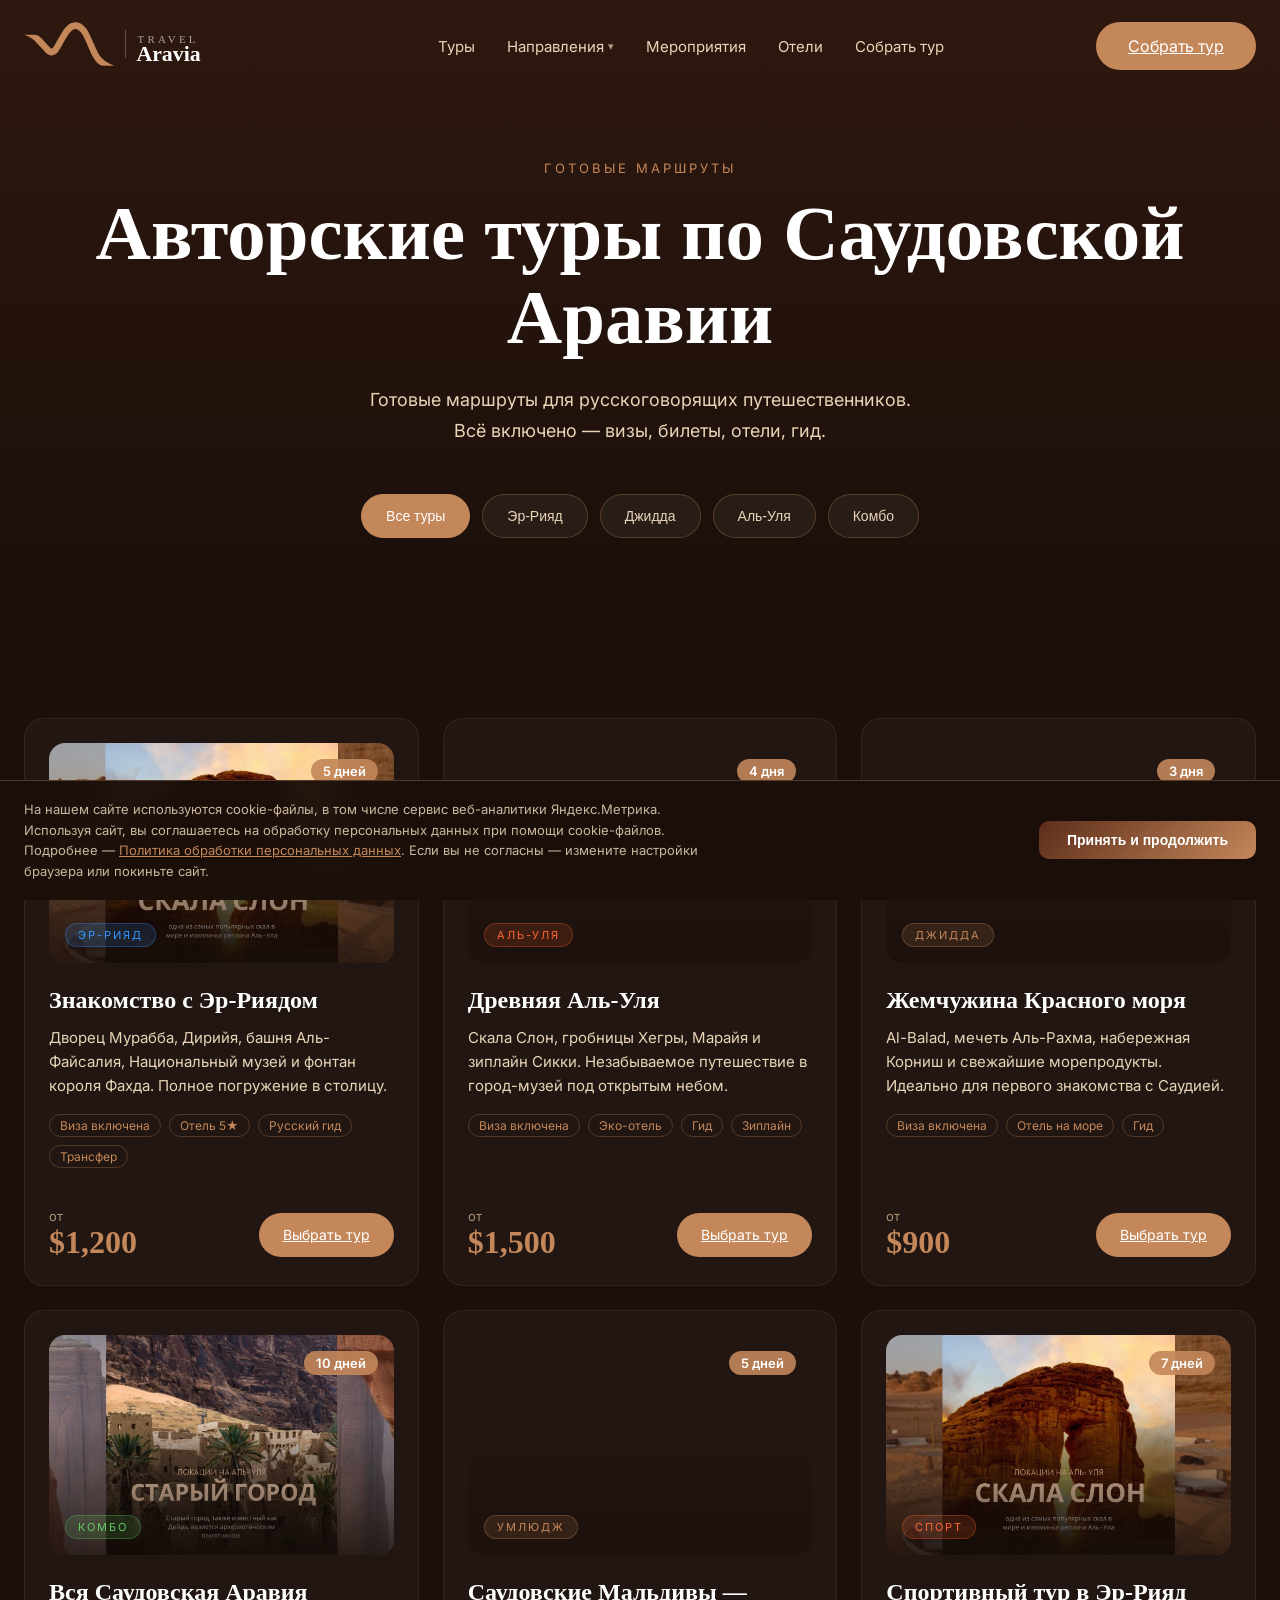
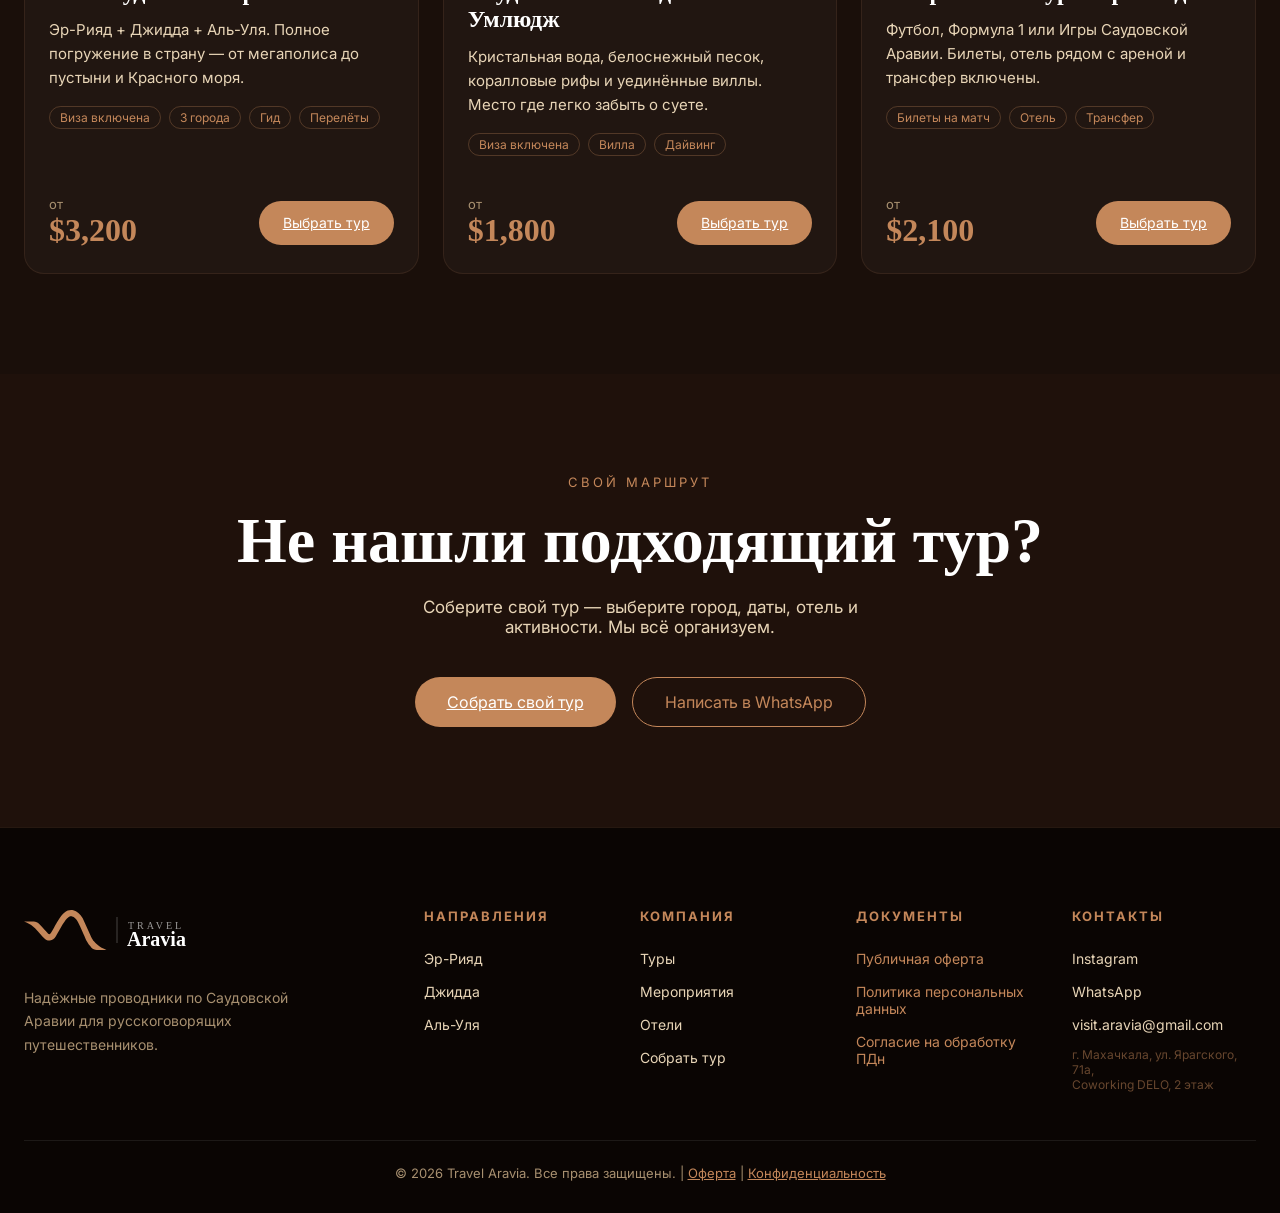
<file: tours.html>
<!DOCTYPE html>
<html lang="ru">
<head>
  <script>document.documentElement.classList.add('js')</script>
  <link rel="icon" href="favicon.svg" type="image/svg+xml">
  <meta charset="UTF-8">
  <meta http-equiv="X-Content-Type-Options" content="nosniff">
  <meta http-equiv="X-Frame-Options" content="SAMEORIGIN">
  <meta name="referrer" content="strict-origin-when-cross-origin">
  <meta name="description" content="Авторские туры по Саудовской Аравии для русскоговорящих. Индивидуальные и групповые маршруты в Эр-Рияд, Джидду, Аль-Улю. Визы, трансфер, отели под ключ.">
  <meta name="keywords" content="туры по Саудовской Аравии, авторские туры КСА, Travel Aravia туры, Эр-Рияд Джидда Аль-Уля">
  <meta property="og:title" content="Туры по Саудовской Аравии — Travel Aravia">
  <meta property="og:description" content="Авторские туры по Саудовской Аравии для русскоговорящих путешественников.">
  <meta property="og:image" content="assets/images/og-image.jpg">
  <link rel="canonical" href="https://mansurovdalir09-lang.github.io/travel-aravia/tours.html">
  <meta name="viewport" content="width=device-width, initial-scale=1.0">
  <title>Туры — Travel Aravia</title>
  <link rel="stylesheet" href="css/main.css">
  <link rel="stylesheet" href="css/animations.css">
  <link rel="stylesheet" href="css/components.css">
</head>
<body>
<a href="#main-content" class="skip-link">Перейти к содержимому</a>

<header class="header" id="header">
  <div class="container header__inner">
    <a href="index.html" class="header__logo">
      <img src="assets/images/logo.svg" alt="Travel Aravia" style="height:48px;width:auto;">
    </a>
    <nav class="header__nav">
      <a href="tours.html">Туры</a>
      <div class="nav-dropdown">
        <button class="nav-dropdown__trigger">Направления</button>
        <div class="nav-dropdown__menu">
          <a href="destinations/riyadh.html">Эр-Рияд</a>
          <a href="destinations/jeddah.html">Джидда</a>
          <a href="destinations/al-ula.html">Аль-Уля</a>
        </div>
      </div>
      <a href="events.html">Мероприятия</a>
      <a href="hotels.html">Отели</a>
      <a href="tour-builder.html">Собрать тур</a>
    </nav>
    <div class="header__actions">
      <a href="tour-builder.html" class="btn-primary">Собрать тур</a>
      <button class="header__burger" id="burger" aria-label="Открыть меню" aria-expanded="false" aria-controls="mobileMenu">
        <span></span><span></span><span></span>
      </button>
    </div>
  </div>
</header>

<main id="main-content">
<section style="padding:160px 0 80px;text-align:center;background:linear-gradient(180deg,rgba(92,45,26,0.3) 0%,transparent 100%);">
  <div class="container">
    <p class="section-label">Готовые маршруты</p>
    <h1 style="font-family:'Cormorant Garant',serif;font-size:clamp(40px,6vw,80px);color:#fff;line-height:1.1;margin-bottom:24px;">Авторские туры по Саудовской Аравии</h1>
    <p style="font-size:18px;color:var(--color-sand);max-width:560px;margin:0 auto 48px;line-height:1.7;">Готовые маршруты для русскоговорящих путешественников. Всё включено — визы, билеты, отели, гид.</p>
    <div style="display:flex;gap:12px;justify-content:center;flex-wrap:wrap;">
      <button class="filter-btn active" onclick="filterTours('all', this)">Все туры</button>
      <button class="filter-btn" onclick="filterTours('riyadh', this)">Эр-Рияд</button>
      <button class="filter-btn" onclick="filterTours('jeddah', this)">Джидда</button>
      <button class="filter-btn" onclick="filterTours('alula', this)">Аль-Уля</button>
      <button class="filter-btn" onclick="filterTours('combined', this)">Комбо</button>
    </div>
  </div>
</section>

<section class="section">
  <div class="container">
    <div class="events-full__grid" id="toursGrid">

      <div class="tour-card" data-city="riyadh">
        <div style="position:relative;height:220px;border-radius:16px;overflow:hidden;margin-bottom:24px;">
          <img src="assets/images/elephant-rock.jpg" alt="Эр-Рияд" style="width:100%;height:100%;object-fit:cover;">
          <div style="position:absolute;inset:0;background:linear-gradient(to top,rgba(26,15,10,0.8) 0%,transparent 60%);"></div>
          <div style="position:absolute;bottom:16px;left:16px;">
            <span class="event-card__cat business" style="margin:0;">Эр-Рияд</span>
          </div>
          <div style="position:absolute;top:16px;right:16px;background:rgba(196,135,90,0.9);color:white;padding:4px 12px;border-radius:50px;font-size:13px;font-weight:600;">5 дней</div>
        </div>
        <h3 style="font-family:'Cormorant Garant',serif;font-size:24px;color:white;margin-bottom:12px;">Знакомство с Эр-Риядом</h3>
        <p style="font-size:15px;color:var(--color-sand);line-height:1.6;margin-bottom:16px;">Дворец Мурабба, Дирийя, башня Аль-Файсалия, Национальный музей и фонтан короля Фахда. Полное погружение в столицу.</p>
        <div style="display:flex;gap:8px;flex-wrap:wrap;margin-bottom:20px;">
          <span class="hotel-tag">Виза включена</span>
          <span class="hotel-tag">Отель 5★</span>
          <span class="hotel-tag">Русский гид</span>
          <span class="hotel-tag">Трансфер</span>
        </div>
        <div style="display:flex;justify-content:space-between;align-items:center;margin-top:auto;padding-top:20px;">
          <div>
            <div style="font-size:13px;color:var(--color-gray);">от</div>
            <div style="font-family:'Cormorant Garant',serif;font-size:32px;color:var(--color-accent);font-weight:700;">$1,200</div>
          </div>
          <a href="tour-builder.html" class="btn-primary" style="font-size:14px;padding:12px 24px;">Выбрать тур</a>
        </div>
      </div>

      <div class="tour-card" data-city="alula">
        <div style="position:relative;height:220px;border-radius:16px;overflow:hidden;margin-bottom:24px;">
          <video autoplay muted loop playsinline style="width:100%;height:100%;object-fit:cover;">
            <source src="assets/videos/al-ula.mp4" type="video/mp4">
          </video>
          <div style="position:absolute;inset:0;background:linear-gradient(to top,rgba(26,15,10,0.8) 0%,transparent 60%);"></div>
          <div style="position:absolute;bottom:16px;left:16px;">
            <span class="event-card__cat sport" style="margin:0;">Аль-Уля</span>
          </div>
          <div style="position:absolute;top:16px;right:16px;background:rgba(196,135,90,0.9);color:white;padding:4px 12px;border-radius:50px;font-size:13px;font-weight:600;">4 дня</div>
        </div>
        <h3 style="font-family:'Cormorant Garant',serif;font-size:24px;color:white;margin-bottom:12px;">Древняя Аль-Уля</h3>
        <p style="font-size:15px;color:var(--color-sand);line-height:1.6;margin-bottom:16px;">Скала Слон, гробницы Хегры, Марайя и зиплайн Сикки. Незабываемое путешествие в город-музей под открытым небом.</p>
        <div style="display:flex;gap:8px;flex-wrap:wrap;margin-bottom:20px;">
          <span class="hotel-tag">Виза включена</span>
          <span class="hotel-tag">Эко-отель</span>
          <span class="hotel-tag">Гид</span>
          <span class="hotel-tag">Зиплайн</span>
        </div>
        <div style="display:flex;justify-content:space-between;align-items:center;margin-top:auto;padding-top:20px;">
          <div>
            <div style="font-size:13px;color:var(--color-gray);">от</div>
            <div style="font-family:'Cormorant Garant',serif;font-size:32px;color:var(--color-accent);font-weight:700;">$1,500</div>
          </div>
          <a href="tour-builder.html" class="btn-primary" style="font-size:14px;padding:12px 24px;">Выбрать тур</a>
        </div>
      </div>

      <div class="tour-card" data-city="jeddah">
        <div style="position:relative;height:220px;border-radius:16px;overflow:hidden;margin-bottom:24px;">
          <video autoplay muted loop playsinline style="width:100%;height:100%;object-fit:cover;">
            <source src="assets/videos/jeddah.mp4" type="video/mp4">
          </video>
          <div style="position:absolute;inset:0;background:linear-gradient(to top,rgba(26,15,10,0.8) 0%,transparent 60%);"></div>
          <div style="position:absolute;bottom:16px;left:16px;">
            <span class="event-card__cat culture" style="margin:0;">Джидда</span>
          </div>
          <div style="position:absolute;top:16px;right:16px;background:rgba(196,135,90,0.9);color:white;padding:4px 12px;border-radius:50px;font-size:13px;font-weight:600;">3 дня</div>
        </div>
        <h3 style="font-family:'Cormorant Garant',serif;font-size:24px;color:white;margin-bottom:12px;">Жемчужина Красного моря</h3>
        <p style="font-size:15px;color:var(--color-sand);line-height:1.6;margin-bottom:16px;">Al-Balad, мечеть Аль-Рахма, набережная Корниш и свежайшие морепродукты. Идеально для первого знакомства с Саудией.</p>
        <div style="display:flex;gap:8px;flex-wrap:wrap;margin-bottom:20px;">
          <span class="hotel-tag">Виза включена</span>
          <span class="hotel-tag">Отель на море</span>
          <span class="hotel-tag">Гид</span>
        </div>
        <div style="display:flex;justify-content:space-between;align-items:center;margin-top:auto;padding-top:20px;">
          <div>
            <div style="font-size:13px;color:var(--color-gray);">от</div>
            <div style="font-family:'Cormorant Garant',serif;font-size:32px;color:var(--color-accent);font-weight:700;">$900</div>
          </div>
          <a href="tour-builder.html" class="btn-primary" style="font-size:14px;padding:12px 24px;">Выбрать тур</a>
        </div>
      </div>

      <div class="tour-card" data-city="combined">
        <div style="position:relative;height:220px;border-radius:16px;overflow:hidden;margin-bottom:24px;">
          <img src="assets/images/old-city.jpg" alt="Комбо тур" style="width:100%;height:100%;object-fit:cover;">
          <div style="position:absolute;inset:0;background:linear-gradient(to top,rgba(26,15,10,0.8) 0%,transparent 60%);"></div>
          <div style="position:absolute;bottom:16px;left:16px;">
            <span class="event-card__cat education" style="margin:0;">Комбо</span>
          </div>
          <div style="position:absolute;top:16px;right:16px;background:rgba(196,135,90,0.9);color:white;padding:4px 12px;border-radius:50px;font-size:13px;font-weight:600;">10 дней</div>
        </div>
        <h3 style="font-family:'Cormorant Garant',serif;font-size:24px;color:white;margin-bottom:12px;">Вся Саудовская Аравия</h3>
        <p style="font-size:15px;color:var(--color-sand);line-height:1.6;margin-bottom:16px;">Эр-Рияд + Джидда + Аль-Уля. Полное погружение в страну — от мегаполиса до пустыни и Красного моря.</p>
        <div style="display:flex;gap:8px;flex-wrap:wrap;margin-bottom:20px;">
          <span class="hotel-tag">Виза включена</span>
          <span class="hotel-tag">3 города</span>
          <span class="hotel-tag">Гид</span>
          <span class="hotel-tag">Перелёты</span>
        </div>
        <div style="display:flex;justify-content:space-between;align-items:center;margin-top:auto;padding-top:20px;">
          <div>
            <div style="font-size:13px;color:var(--color-gray);">от</div>
            <div style="font-family:'Cormorant Garant',serif;font-size:32px;color:var(--color-accent);font-weight:700;">$3,200</div>
          </div>
          <a href="tour-builder.html" class="btn-primary" style="font-size:14px;padding:12px 24px;">Выбрать тур</a>
        </div>
      </div>

      <div class="tour-card" data-city="combined">
        <div style="position:relative;height:220px;border-radius:16px;overflow:hidden;margin-bottom:24px;">
          <video autoplay muted loop playsinline style="width:100%;height:100%;object-fit:cover;object-position:center 8%;">
            <source src="assets/videos/umluj.mp4" type="video/mp4">
          </video>
          <div style="position:absolute;inset:0;background:linear-gradient(to top,rgba(26,15,10,0.8) 0%,transparent 60%);"></div>
          <div style="position:absolute;bottom:16px;left:16px;">
            <span class="event-card__cat culture" style="margin:0;">Умлюдж</span>
          </div>
          <div style="position:absolute;top:16px;right:16px;background:rgba(196,135,90,0.9);color:white;padding:4px 12px;border-radius:50px;font-size:13px;font-weight:600;">5 дней</div>
        </div>
        <h3 style="font-family:'Cormorant Garant',serif;font-size:24px;color:white;margin-bottom:12px;">Саудовские Мальдивы — Умлюдж</h3>
        <p style="font-size:15px;color:var(--color-sand);line-height:1.6;margin-bottom:16px;">Кристальная вода, белоснежный песок, коралловые рифы и уединённые виллы. Место где легко забыть о суете.</p>
        <div style="display:flex;gap:8px;flex-wrap:wrap;margin-bottom:20px;">
          <span class="hotel-tag">Виза включена</span>
          <span class="hotel-tag">Вилла</span>
          <span class="hotel-tag">Дайвинг</span>
        </div>
        <div style="display:flex;justify-content:space-between;align-items:center;margin-top:auto;padding-top:20px;">
          <div>
            <div style="font-size:13px;color:var(--color-gray);">от</div>
            <div style="font-family:'Cormorant Garant',serif;font-size:32px;color:var(--color-accent);font-weight:700;">$1,800</div>
          </div>
          <a href="tour-builder.html" class="btn-primary" style="font-size:14px;padding:12px 24px;">Выбрать тур</a>
        </div>
      </div>

      <div class="tour-card" data-city="riyadh">
        <div style="position:relative;height:220px;border-radius:16px;overflow:hidden;margin-bottom:24px;">
          <img src="assets/images/elephant-rock.jpg" alt="Спорт тур" style="width:100%;height:100%;object-fit:cover;">
          <div style="position:absolute;inset:0;background:linear-gradient(to top,rgba(26,15,10,0.8) 0%,transparent 60%);"></div>
          <div style="position:absolute;bottom:16px;left:16px;">
            <span class="event-card__cat sport" style="margin:0;">Спорт</span>
          </div>
          <div style="position:absolute;top:16px;right:16px;background:rgba(196,135,90,0.9);color:white;padding:4px 12px;border-radius:50px;font-size:13px;font-weight:600;">7 дней</div>
        </div>
        <h3 style="font-family:'Cormorant Garant',serif;font-size:24px;color:white;margin-bottom:12px;">Спортивный тур в Эр-Рияд</h3>
        <p style="font-size:15px;color:var(--color-sand);line-height:1.6;margin-bottom:16px;">Футбол, Формула 1 или Игры Саудовской Аравии. Билеты, отель рядом с ареной и трансфер включены.</p>
        <div style="display:flex;gap:8px;flex-wrap:wrap;margin-bottom:20px;">
          <span class="hotel-tag">Билеты на матч</span>
          <span class="hotel-tag">Отель</span>
          <span class="hotel-tag">Трансфер</span>
        </div>
        <div style="display:flex;justify-content:space-between;align-items:center;margin-top:auto;padding-top:20px;">
          <div>
            <div style="font-size:13px;color:var(--color-gray);">от</div>
            <div style="font-family:'Cormorant Garant',serif;font-size:32px;color:var(--color-accent);font-weight:700;">$2,100</div>
          </div>
          <a href="tour-builder.html" class="btn-primary" style="font-size:14px;padding:12px 24px;">Выбрать тур</a>
        </div>
      </div>

    </div>
  </div>
</section>

<section class="section" style="background:rgba(92,45,26,0.08);text-align:center;">
  <div class="container">
    <p class="section-label">Свой маршрут</p>
    <h2 class="section-title">Не нашли подходящий тур?</h2>
    <p style="color:var(--color-sand);font-size:17px;max-width:500px;margin:0 auto 40px;">Соберите свой тур — выберите город, даты, отель и активности. Мы всё организуем.</p>
    <div style="display:flex;gap:16px;justify-content:center;flex-wrap:wrap;">
      <a href="tour-builder.html" class="btn-primary">Собрать свой тур</a>
      <a href="https://wa.me/79513894443" target="_blank" rel="noopener noreferrer" class="btn-outline">Написать в WhatsApp</a>
    </div>
  </div>
</section>

<footer class="footer">
  <div class="container">
    <div class="footer__top">
      <div class="footer__brand">
        <img src="assets/images/logo.svg" alt="Travel Aravia" style="height:44px;width:auto;margin-bottom:16px;">
        <p>Надёжные проводники по Саудовской Аравии для русскоговорящих путешественников.</p>
      </div>
      <div class="footer__links">
        <h4>Направления</h4>
        <a href="destinations/riyadh.html">Эр-Рияд</a>
        <a href="destinations/jeddah.html">Джидда</a>
        <a href="destinations/al-ula.html">Аль-Уля</a>
      </div>
      <div class="footer__links">
        <h4>Компания</h4>
        <a href="tours.html">Туры</a>
        <a href="events.html">Мероприятия</a>
        <a href="hotels.html">Отели</a>
        <a href="tour-builder.html">Собрать тур</a>
      </div>
      <div class="footer__links">
        <h4>Документы</h4>
        <a href="legal.html#offer" style="color:#C4875A;">Публичная оферта</a>
        <a href="legal.html#privacy" style="color:#C4875A;">Политика персональных данных</a>
        <a href="legal.html#consent-pd" style="color:#C4875A;">Согласие на обработку ПДн</a>
      </div>
      <div class="footer__contacts">
        <h4>Контакты</h4>
        <a href="https://www.instagram.com/travelaravia/" target="_blank" rel="noopener noreferrer">Instagram</a>
        <a href="https://wa.me/79285002070" target="_blank" rel="noopener noreferrer">WhatsApp</a>
        <a href="mailto:visit.aravia@gmail.com">visit.aravia@gmail.com</a>
        <p style="font-size:12px;color:rgba(196,135,90,0.5);margin-top:8px;">г. Махачкала, ул. Ярагского, 71а,<br>Coworking DELO, 2 этаж</p>
      </div>
    </div>
    <div class="footer__bottom">
      <p>© 2026 Travel Aravia. Все права защищены. | <a href="legal.html#offer" style="color:#C4875A;">Оферта</a> | <a href="legal.html#privacy" style="color:#C4875A;">Конфиденциальность</a></p>
    </div>
  </div>
</footer>

<div class="mobile-menu" id="mobileMenu" role="dialog" aria-label="Навигационное меню" aria-modal="true">
  <nav class="mobile-menu__nav">
    <a href="tours.html">Туры</a>
    <div class="mobile-menu__group">
      <span class="mobile-menu__label">Направления</span>
      <a href="destinations/riyadh.html" class="mobile-menu__sub">Эр-Рияд</a>
      <a href="destinations/jeddah.html" class="mobile-menu__sub">Джидда</a>
      <a href="destinations/al-ula.html" class="mobile-menu__sub">Аль-Уля</a>
    </div>
    <a href="events.html">Мероприятия</a>
    <a href="hotels.html">Отели</a>
    <a href="tour-builder.html">Собрать тур</a>
  </nav>
</div>

<script src="js/main.js"></script>
<script>
function filterTours(city, btn) {
  const cards = document.querySelectorAll('.tour-card');
  const btns = document.querySelectorAll('.filter-btn');
  btns.forEach(b => b.classList.remove('active'));
  btn.classList.add('active');
  cards.forEach(card => {
    if (city === 'all' || card.dataset.city === city) {
      card.style.display = '';
    } else {
      card.style.display = 'none';
    }
  });
}
</script>
<script>
const tourDestMap = {
  riyadh: 'Эр-Рияд',
  jeddah: 'Джидда',
  alula: 'Аль-Уля',
  combined: 'Все города'
};
document.querySelectorAll('.tour-card').forEach(card => {
  const btn = card.querySelector('a.btn-primary');
  if (!btn) return;
  const name = card.querySelector('h3')?.textContent.trim() || '';
  const city = card.dataset.city || '';
  const priceEl = card.querySelector('[style*="font-size:32px"]');
  const price = priceEl?.textContent.trim() || '';
  const dest = name.includes('Умлюдж') ? 'Умлюдж' : (tourDestMap[city] || city);
  const features = Array.from(card.querySelectorAll('.hotel-tag')).map(t => t.textContent.trim());
  btn.addEventListener('click', function(e) {
    e.preventDefault();
    localStorage.setItem('ta_selected_tour', JSON.stringify({ name, destination: dest, price, features }));
    window.location.href = 'tour-builder.html';
  });
});
</script>
</body>
</html>
</file>
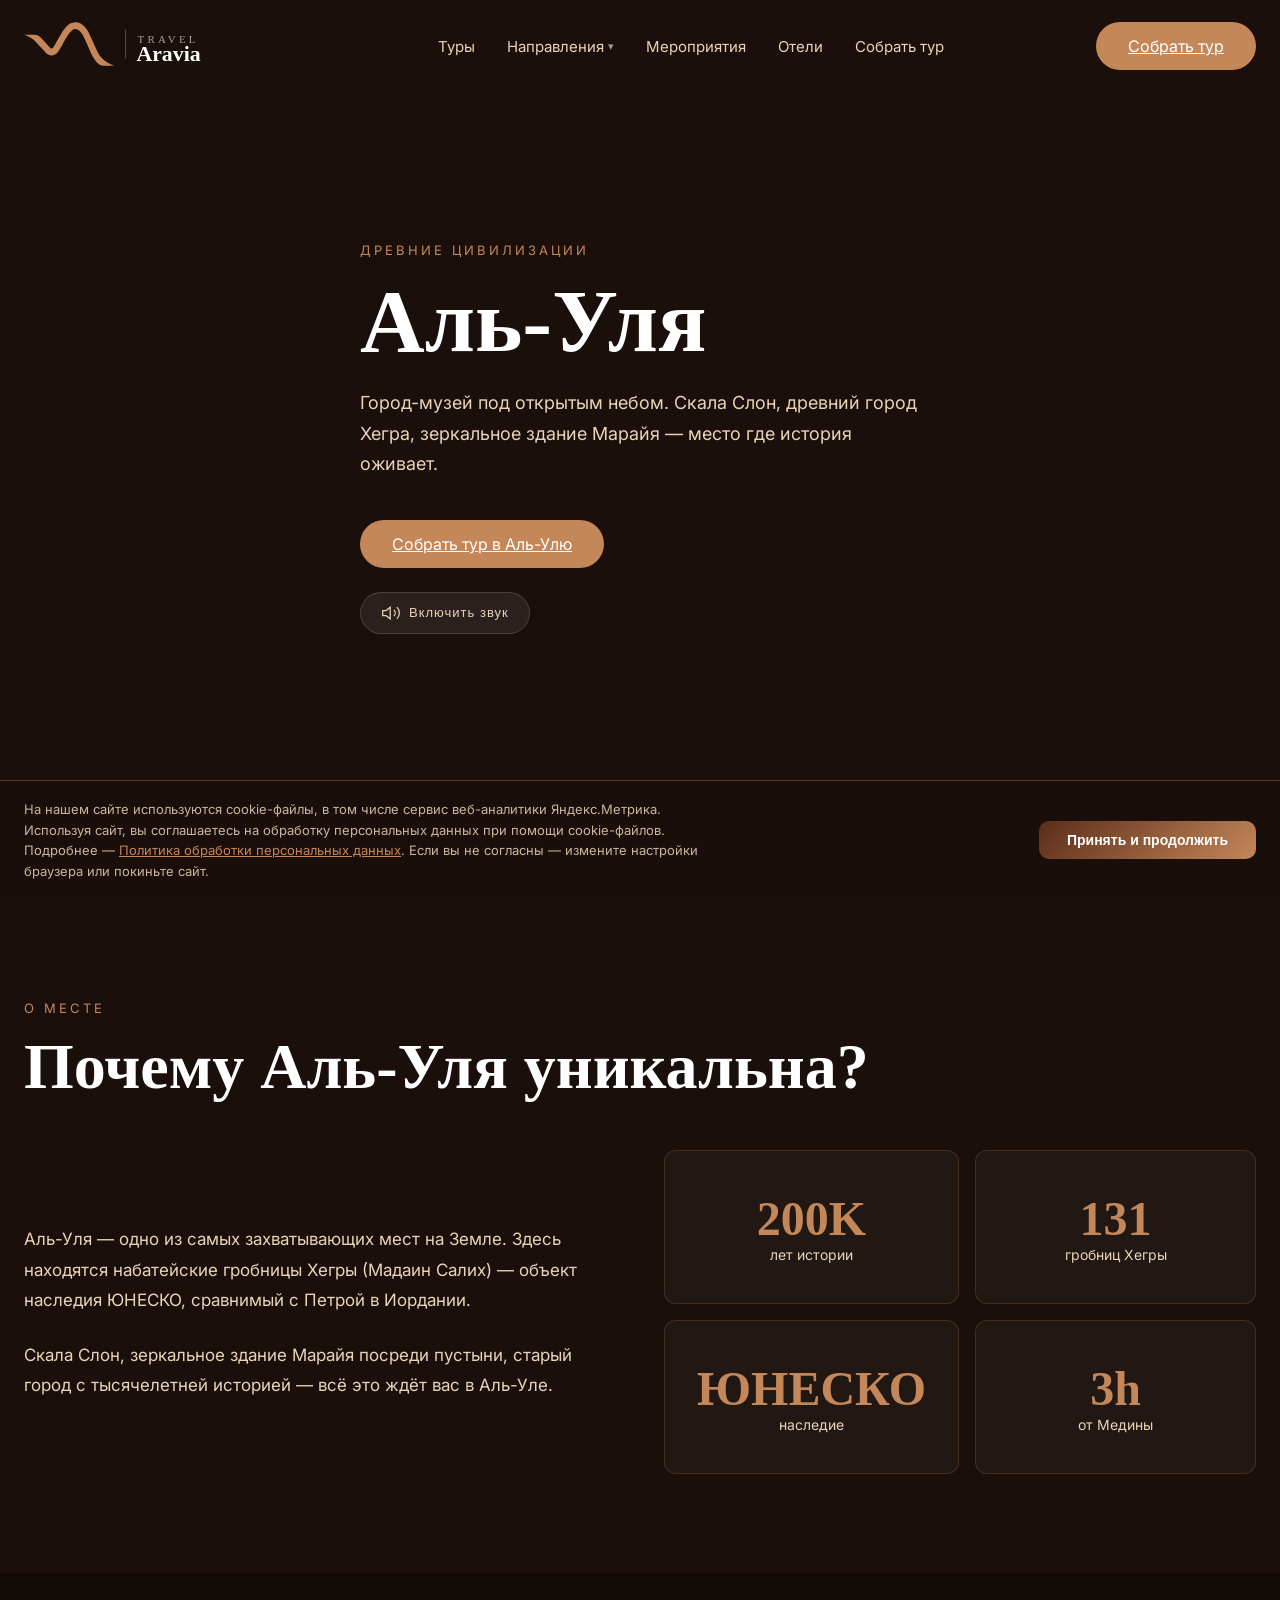
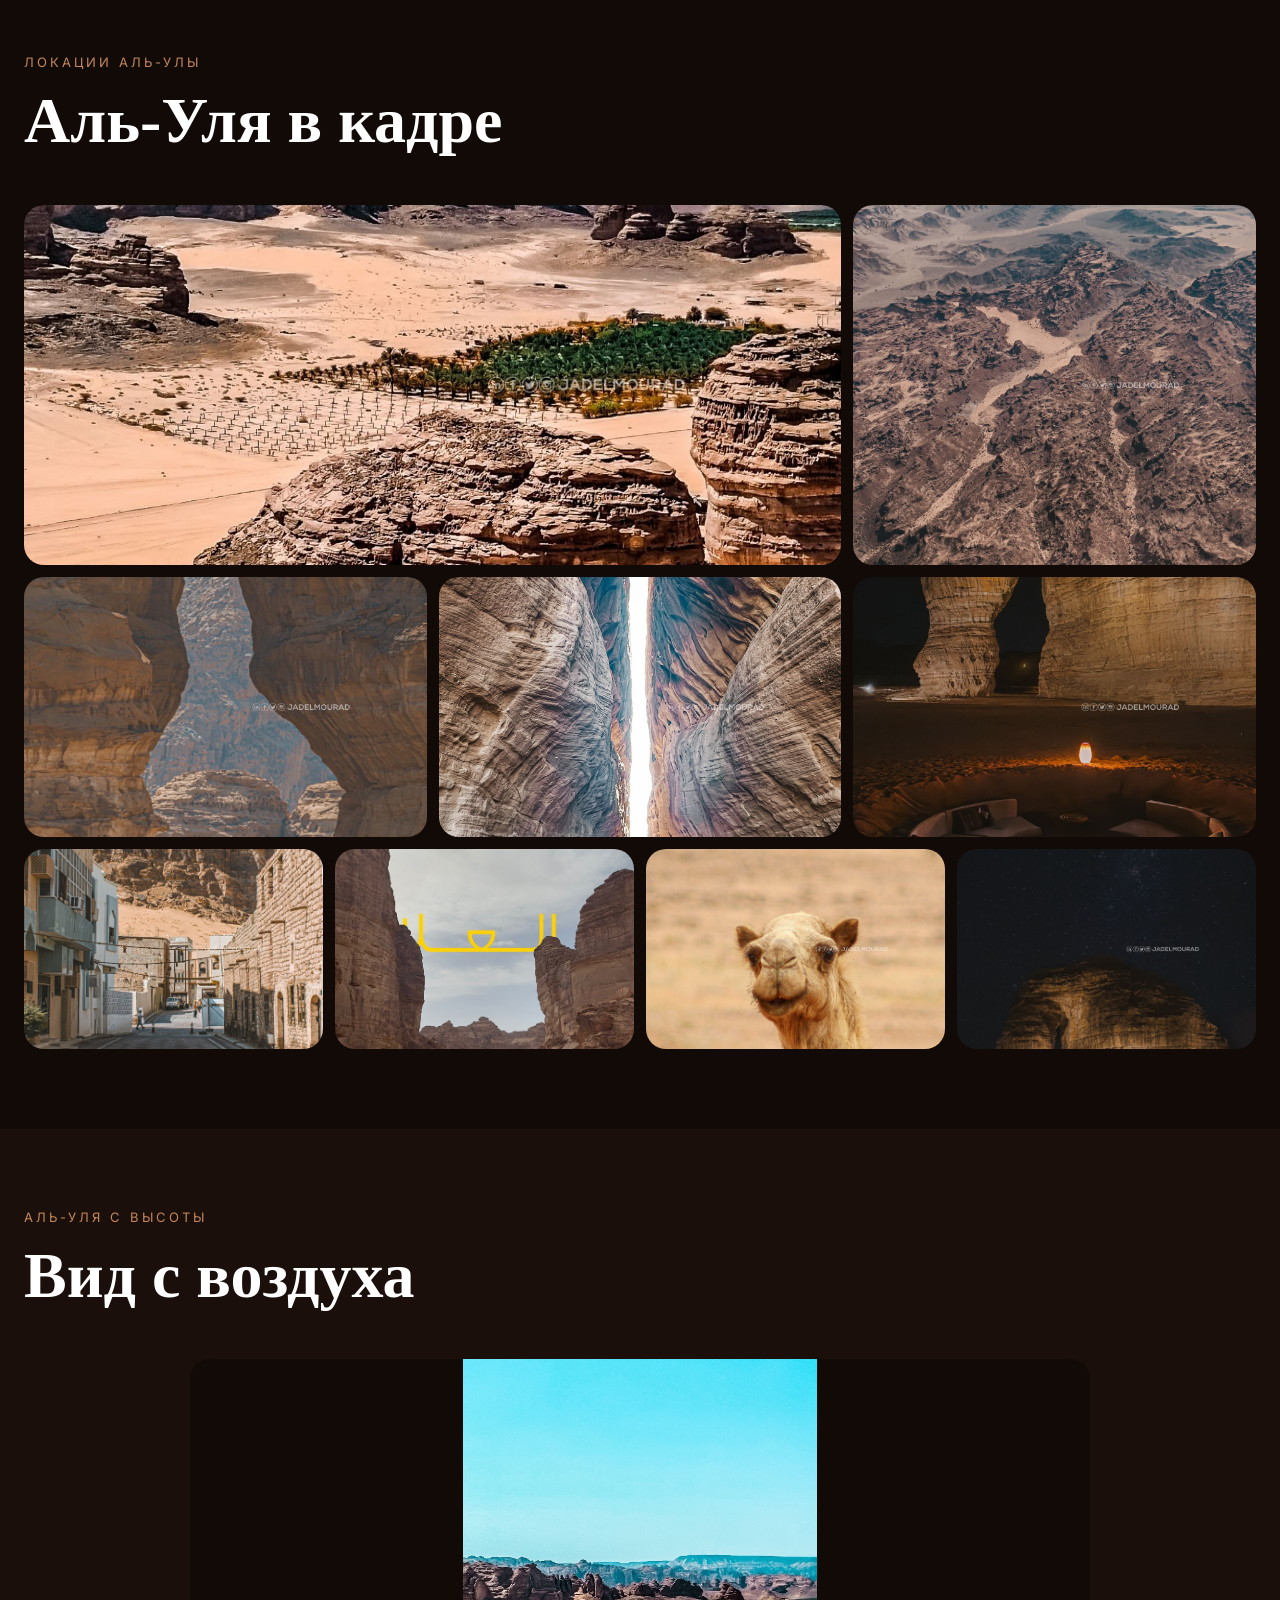
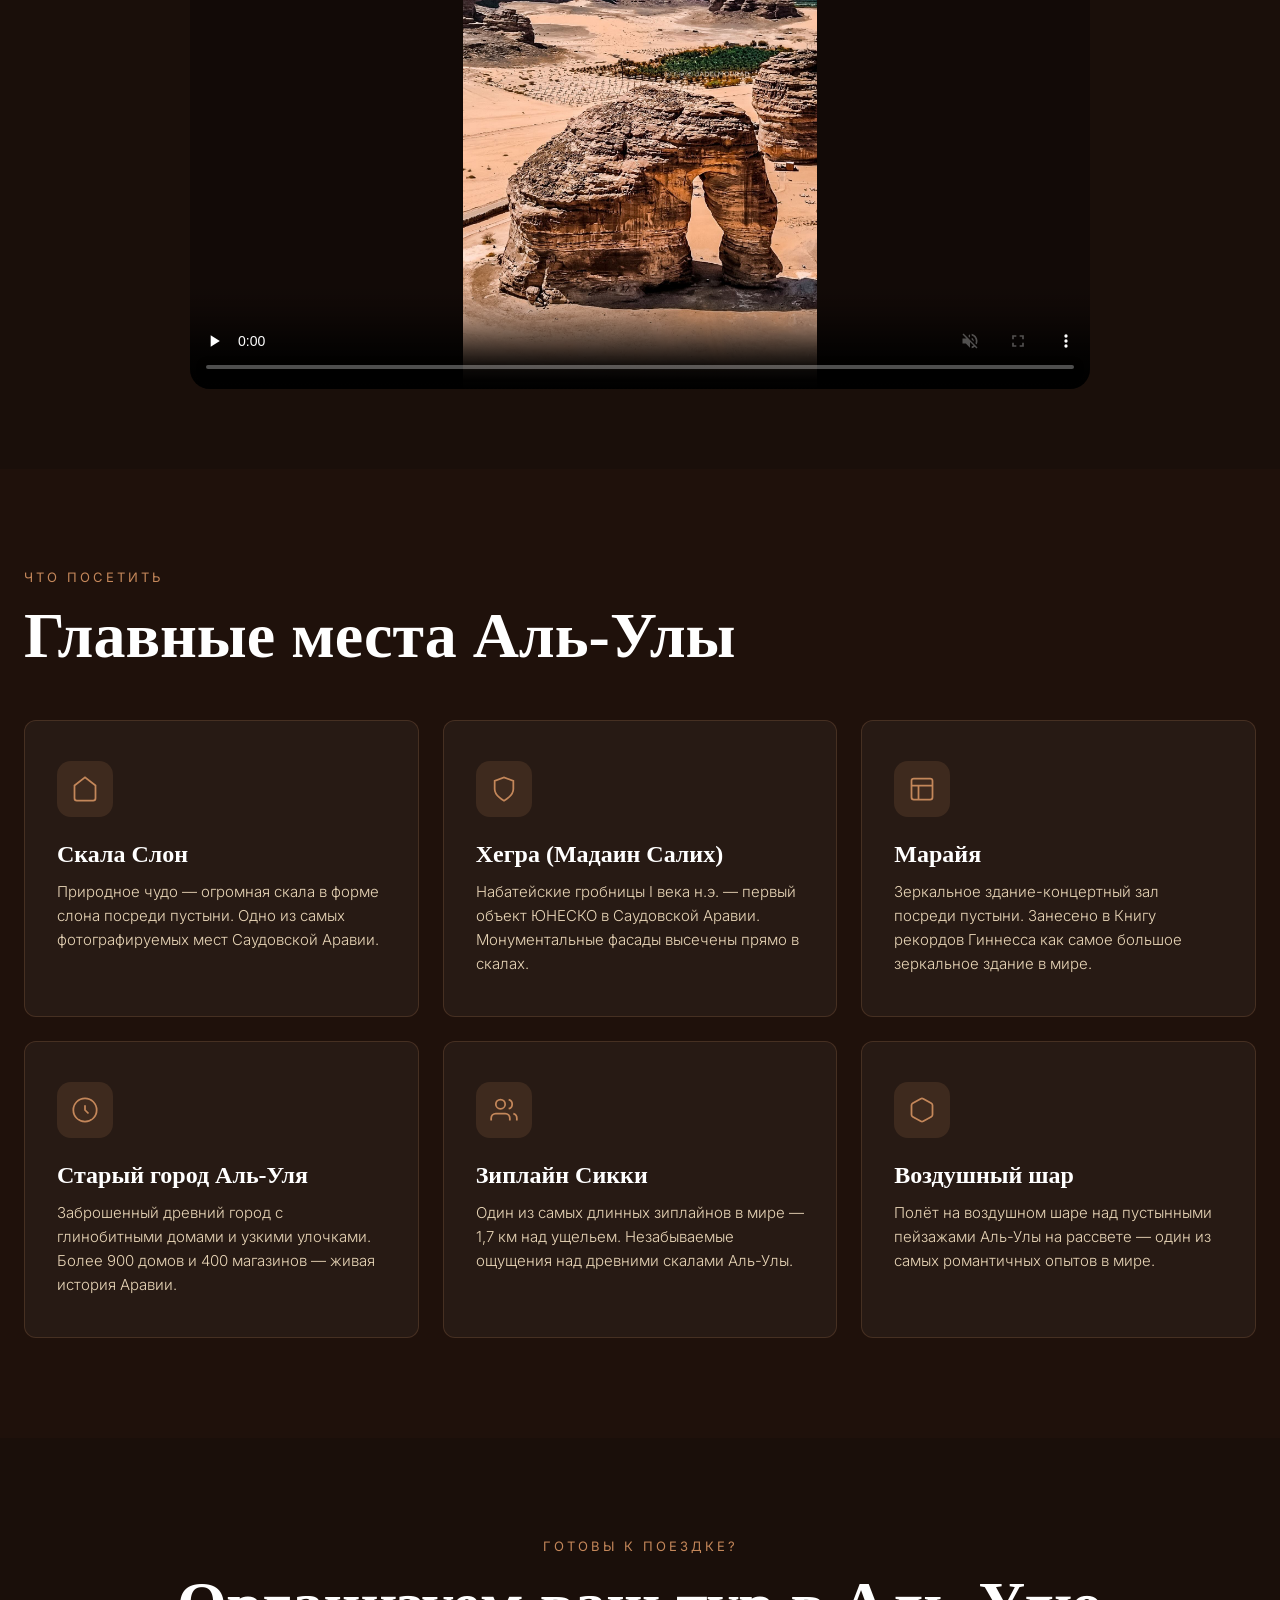
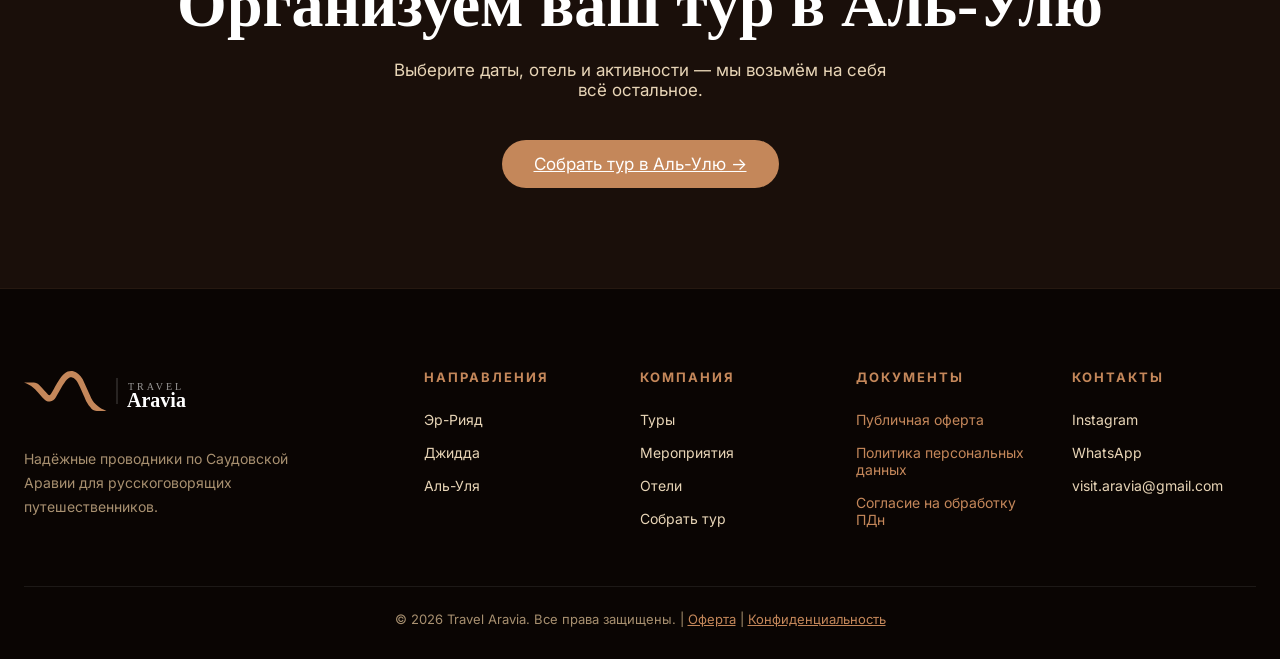
<file: destinations/al-ula.html>
<!DOCTYPE html>
<html lang="ru">
<head>
  <script>document.documentElement.classList.add('js')</script>
  <link rel="icon" href="../favicon.svg" type="image/svg+xml">
  <meta charset="UTF-8">
  <meta http-equiv="X-Content-Type-Options" content="nosniff">
  <meta http-equiv="X-Frame-Options" content="SAMEORIGIN">
  <meta name="referrer" content="strict-origin-when-cross-origin">
  <meta name="description" content="Туры в Аль-Улю — древнее чудо Аравии. Скала Слон, Хегра, Дедан. Экскурсии и маршруты по Аль-Уле от Travel Aravia.">
  <meta name="keywords" content="туры в Аль-Улю, Аль-Уля Саудовская Аравия, Хегра, Скала Слон, Travel Aravia Аль-Уля">
  <meta property="og:title" content="Туры в Аль-Улю — Travel Aravia">
  <meta property="og:description" content="Аль-Уля — древнее сердце Аравии. Скалы, петроглифы и история с Travel Aravia.">
  <meta property="og:image" content="../assets/images/og-image.jpg">
  <link rel="canonical" href="https://mansurovdalir09-lang.github.io/travel-aravia/destinations/al-ula.html">
  <meta name="viewport" content="width=device-width, initial-scale=1.0">
  <title>Аль-Уля — Travel Aravia</title>
  <link rel="stylesheet" href="../css/main.css">
  <link rel="stylesheet" href="../css/animations.css">
  <link rel="stylesheet" href="../css/components.css">
  <style>
    @media (max-width: 900px) {
      .al-ula-gallery-main {
        grid-template-columns: 1fr 1fr !important;
        grid-template-rows: auto !important;
      }
      .al-ula-gallery-main img { height: 200px !important; }
      .al-ula-gallery-main img:first-child {
        grid-column: 1 / -1 !important;
        grid-row: auto !important;
        height: 260px !important;
      }
      .al-ula-gallery-row2 { grid-template-columns: 1fr 1fr !important; }
      .al-ula-gallery-row2 img { height: 160px !important; }
    }
    @media (max-width: 480px) {
      .al-ula-gallery-main { grid-template-columns: 1fr !important; }
      .al-ula-gallery-main img { height: 200px !important; }
      .al-ula-gallery-row2 { grid-template-columns: 1fr 1fr !important; }
    }
    .dest-hero { height: 100vh; height: 100dvh; }
    @media (max-width: 768px) {
      .al-ula-about-grid { grid-template-columns: 1fr !important; gap: 32px !important; }
      .section-title { text-align: center !important; }
      .dest-hero {
        height: 85vh;
        height: 85dvh;
        min-height: 480px;
      }
      .dest-hero .container {
        padding-top: 80px;
        padding-bottom: 60px;
      }
    }
  </style>
</head>
<body>
<a href="#main-content" class="skip-link">Перейти к содержимому</a>

<header class="header" id="header">
  <div class="container header__inner">
    <a href="../index.html" class="header__logo">
      <img src="../assets/images/logo.svg" alt="Travel Aravia" style="height:48px;width:auto;">
    </a>
    <nav class="header__nav">
      <a href="../tours.html">Туры</a>
      <div class="nav-dropdown">
        <button class="nav-dropdown__trigger">Направления</button>
        <div class="nav-dropdown__menu">
          <a href="../destinations/riyadh.html">Эр-Рияд</a>
          <a href="../destinations/jeddah.html">Джидда</a>
          <a href="../destinations/al-ula.html">Аль-Уля</a>
        </div>
      </div>
      <a href="../events.html">Мероприятия</a>
      <a href="../hotels.html">Отели</a>
      <a href="../tour-builder.html">Собрать тур</a>
    </nav>
    <div class="header__actions">
      <a href="../tour-builder.html" class="btn-primary">Собрать тур</a>
      <button class="header__burger" id="burger" aria-label="Открыть меню" aria-expanded="false" aria-controls="mobileMenu">
        <span></span><span></span><span></span>
      </button>
    </div>
  </div>
</header>

<main id="main-content">
<section class="dest-hero" style="position:relative;display:flex;align-items:center;overflow:hidden;">
  <video class="hero__video" id="heroVideo" autoplay muted loop playsinline style="position:absolute;inset:0;width:100%;height:100%;object-fit:cover;">
    <source src="../assets/videos/al-ula.mp4" type="video/mp4">
  </video>
  <div style="position:absolute;inset:0;background:linear-gradient(180deg, rgba(26,15,10,0.82) 0%, rgba(26,15,10,0.2) 30%, rgba(26,15,10,0.25) 60%, rgba(26,15,10,0.95) 100%);"></div>
  <div class="container" style="position:relative;z-index:1;">
    <p class="section-label">Древние цивилизации</p>
    <h1 style="font-family:'Cormorant Garant',serif;font-size:clamp(48px,7vw,96px);color:#fff;line-height:1.05;margin-bottom:20px;">Аль-Уля</h1>
    <p style="font-size:18px;color:var(--color-sand);max-width:560px;line-height:1.7;margin-bottom:40px;">Город-музей под открытым небом. Скала Слон, древний город Хегра, зеркальное здание Марайя — место где история оживает.</p>
    <a href="../tour-builder.html" class="btn-primary">Собрать тур в Аль-Улю</a>
    <button class="hero__sound" id="soundBtn" onclick="toggleSound()">
      <svg viewBox="0 0 24 24" fill="none" stroke="currentColor" stroke-width="1.5" width="20" height="20"><path d="M11 5L6 9H2v6h4l5 4V5z"/><path class="sound-on" d="M15.54 8.46a5 5 0 010 7.07M19.07 4.93a10 10 0 010 14.14"/></svg>
      <span id="soundText">Включить звук</span>
    </button>
  </div>
</section>

<section class="section">
  <div class="container">
    <p class="section-label">О месте</p>
    <h2 class="section-title">Почему Аль-Уля уникальна?</h2>
    <div class="al-ula-about-grid" style="display:grid;grid-template-columns:1fr 1fr;gap:48px;margin-top:48px;align-items:center;">
      <div>
        <p style="font-size:17px;color:var(--color-sand);line-height:1.8;margin-bottom:24px;">Аль-Уля — одно из самых захватывающих мест на Земле. Здесь находятся набатейские гробницы Хегры (Мадаин Салих) — объект наследия ЮНЕСКО, сравнимый с Петрой в Иордании.</p>
        <p style="font-size:17px;color:var(--color-sand);line-height:1.8;">Скала Слон, зеркальное здание Марайя посреди пустыни, старый город с тысячелетней историей — всё это ждёт вас в Аль-Уле.</p>
      </div>
      <div class="city-stats-grid" style="display:grid;grid-template-columns:1fr 1fr;gap:16px;">
        <div class="services__card" style="text-align:center;">
          <div style="font-family:'Cormorant Garant',serif;font-size:48px;color:var(--color-accent);font-weight:700;">200K</div>
          <div style="color:var(--color-sand);font-size:14px;">лет истории</div>
        </div>
        <div class="services__card" style="text-align:center;">
          <div style="font-family:'Cormorant Garant',serif;font-size:48px;color:var(--color-accent);font-weight:700;">131</div>
          <div style="color:var(--color-sand);font-size:14px;">гробниц Хегры</div>
        </div>
        <div class="services__card" style="text-align:center;">
          <div style="font-family:'Cormorant Garant',serif;font-size:48px;color:var(--color-accent);font-weight:700;">ЮНЕСКО</div>
          <div style="color:var(--color-sand);font-size:14px;">наследие</div>
        </div>
        <div class="services__card" style="text-align:center;">
          <div style="font-family:'Cormorant Garant',serif;font-size:48px;color:var(--color-accent);font-weight:700;">3h</div>
          <div style="color:var(--color-sand);font-size:14px;">от Медины</div>
        </div>
      </div>
    </div>
  </div>
</section>

<section class="section" style="background:#120A07;padding:80px 0;">
  <div class="container">
    <p class="section-label">Локации Аль-Улы</p>
    <h2 class="section-title">Аль-Уля в кадре</h2>
    <!-- Mosaic: 1 big hero + 2 portraits -->
    <div class="al-ula-gallery-main" style="display:grid;grid-template-columns:1fr 1fr 1fr;grid-template-rows:360px 260px;gap:12px;margin-top:48px;overflow:hidden;border-radius:4px;">
      <!-- Big: Elephant Rock as hero -->
      <img src="../assets/images/al-ula/al-ula-elephant-rock.jpg" alt="Скала Слон" loading="lazy"
        style="grid-column:1/3;width:100%;height:100%;object-fit:cover;border-radius:20px;display:block;">
      <img src="../assets/images/al-ula/al-ula-city.jpg" alt="Аль-Уля" loading="lazy"
        style="width:100%;height:100%;object-fit:cover;border-radius:20px;display:block;">
      <!-- Row 2 -->
      <img src="../assets/images/al-ula/al-ula-rocks-gap.jpg" alt="Ущелье в скалах" loading="lazy"
        style="width:100%;height:100%;object-fit:cover;border-radius:20px;display:block;">
      <img src="../assets/images/al-ula/al-ula-rocks-sun.jpg" alt="Скалы и закат" loading="lazy"
        style="width:100%;height:100%;object-fit:cover;border-radius:20px;display:block;">
      <img src="../assets/images/al-ula/al-ula-elephant-closeup.jpg" alt="Скала Слон крупный план" loading="lazy"
        style="width:100%;height:100%;object-fit:cover;border-radius:20px;display:block;">
    </div>
    <!-- Row 3: 4 smaller -->
    <div class="al-ula-gallery-row2" style="display:grid;grid-template-columns:1fr 1fr 1fr 1fr;gap:12px;margin-top:12px;overflow:hidden;border-radius:4px;">
      <img src="../assets/images/al-ula/al-ula-city-2.jpg" alt="Город в Аль-Уле" loading="lazy"
        style="width:100%;height:200px;object-fit:cover;border-radius:20px;display:block;">
      <img src="../assets/images/al-ula/al-ula-inscription.jpg" alt="Арабские надписи" loading="lazy"
        style="width:100%;height:200px;object-fit:cover;border-radius:20px;display:block;">
      <img src="../assets/images/al-ula/al-ula-camel.jpg" alt="Верблюд в пустыне" loading="lazy"
        style="width:100%;height:200px;object-fit:cover;border-radius:20px;display:block;">
      <img src="../assets/images/al-ula/al-ula-elephant-closeup-2.jpg" alt="Скала Слон" loading="lazy"
        style="width:100%;height:200px;object-fit:cover;border-radius:20px;display:block;">
    </div>
  </div>
</section>

<!-- Al-Ula Video -->
<section class="section" style="background:#1A0F0A;padding:80px 0;">
  <div class="container">
    <p class="section-label">Аль-Уля с высоты</p>
    <h2 class="section-title">Вид с воздуха</h2>
    <div style="max-width:900px;margin:48px auto 0;">
      <video controls muted loop playsinline preload="none"
        poster="../assets/images/al-ula/al-ula-elephant-rock.jpg"
        style="width:100%;max-height:70vh;object-fit:contain;border-radius:20px;display:block;background:#120A07;">
        <source src="../assets/videos/al-ula/al-ula-top-view.mp4" type="video/mp4">
      </video>
    </div>
  </div>
</section>

<section class="section" style="background:rgba(92,45,26,0.08);">
  <div class="container">
    <p class="section-label">Что посетить</p>
    <h2 class="section-title">Главные места Аль-Улы</h2>
    <div class="services__grid" style="margin-top:48px;">
      <div class="services__card">
        <div class="services__icon">
          <svg viewBox="0 0 24 24" fill="none" stroke="currentColor" stroke-width="1.5" width="28" height="28"><path d="M3 9l9-7 9 7v11a2 2 0 01-2 2H5a2 2 0 01-2-2z"/></svg>
        </div>
        <h3>Скала Слон</h3>
        <p>Природное чудо — огромная скала в форме слона посреди пустыни. Одно из самых фотографируемых мест Саудовской Аравии.</p>
      </div>
      <div class="services__card">
        <div class="services__icon">
          <svg viewBox="0 0 24 24" fill="none" stroke="currentColor" stroke-width="1.5" width="28" height="28"><path d="M12 22s8-4 8-10V5l-8-3-8 3v7c0 6 8 10 8 10z"/></svg>
        </div>
        <h3>Хегра (Мадаин Салих)</h3>
        <p>Набатейские гробницы I века н.э. — первый объект ЮНЕСКО в Саудовской Аравии. Монументальные фасады высечены прямо в скалах.</p>
      </div>
      <div class="services__card">
        <div class="services__icon">
          <svg viewBox="0 0 24 24" fill="none" stroke="currentColor" stroke-width="1.5" width="28" height="28"><rect x="3" y="3" width="18" height="18" rx="2"/><path d="M3 9h18M9 21V9"/></svg>
        </div>
        <h3>Марайя</h3>
        <p>Зеркальное здание-концертный зал посреди пустыни. Занесено в Книгу рекордов Гиннесса как самое большое зеркальное здание в мире.</p>
      </div>
      <div class="services__card">
        <div class="services__icon">
          <svg viewBox="0 0 24 24" fill="none" stroke="currentColor" stroke-width="1.5" width="28" height="28"><circle cx="12" cy="12" r="10"/><path d="M12 8v4l3 3"/></svg>
        </div>
        <h3>Старый город Аль-Уля</h3>
        <p>Заброшенный древний город с глинобитными домами и узкими улочками. Более 900 домов и 400 магазинов — живая история Аравии.</p>
      </div>
      <div class="services__card">
        <div class="services__icon">
          <svg viewBox="0 0 24 24" fill="none" stroke="currentColor" stroke-width="1.5" width="28" height="28"><path d="M17 21v-2a4 4 0 00-4-4H5a4 4 0 00-4 4v2"/><circle cx="9" cy="7" r="4"/><path d="M23 21v-2a4 4 0 00-3-3.87M16 3.13a4 4 0 010 7.75"/></svg>
        </div>
        <h3>Зиплайн Сикки</h3>
        <p>Один из самых длинных зиплайнов в мире — 1,7 км над ущельем. Незабываемые ощущения над древними скалами Аль-Улы.</p>
      </div>
      <div class="services__card">
        <div class="services__icon">
          <svg viewBox="0 0 24 24" fill="none" stroke="currentColor" stroke-width="1.5" width="28" height="28"><path d="M21 16V8a2 2 0 00-1-1.73l-7-4a2 2 0 00-2 0l-7 4A2 2 0 003 8v8a2 2 0 001 1.73l7 4a2 2 0 002 0l7-4A2 2 0 0021 16z"/></svg>
        </div>
        <h3>Воздушный шар</h3>
        <p>Полёт на воздушном шаре над пустынными пейзажами Аль-Улы на рассвете — один из самых романтичных опытов в мире.</p>
      </div>
    </div>
  </div>
</section>

<section class="section">
  <div class="container" style="text-align:center;">
    <p class="section-label">Готовы к поездке?</p>
    <h2 class="section-title">Организуем ваш тур в Аль-Улю</h2>
    <p style="color:var(--color-sand);font-size:17px;max-width:500px;margin:0 auto 40px;">Выберите даты, отель и активности — мы возьмём на себя всё остальное.</p>
    <a href="../tour-builder.html" class="btn-primary" style="font-size:17px;">Собрать тур в Аль-Улю →</a>
  </div>
</section>

<footer class="footer">
  <div class="container">
    <div class="footer__top">
      <div class="footer__brand">
        <img src="../assets/images/logo.svg" alt="Travel Aravia" class="footer__logo" style="height:44px;width:auto;">
        <p>Надёжные проводники по Саудовской Аравии для русскоговорящих путешественников.</p>
      </div>
      <div class="footer__links">
        <h4>Направления</h4>
        <a href="riyadh.html">Эр-Рияд</a>
        <a href="jeddah.html">Джидда</a>
        <a href="al-ula.html">Аль-Уля</a>
      </div>
      <div class="footer__links">
        <h4>Компания</h4>
        <a href="../tours.html">Туры</a>
        <a href="../events.html">Мероприятия</a>
        <a href="../hotels.html">Отели</a>
        <a href="../tour-builder.html">Собрать тур</a>
      </div>
      <div class="footer__links">
        <h4>Документы</h4>
        <a href="../legal.html#offer" style="color:#C4875A;">Публичная оферта</a>
        <a href="../legal.html#privacy" style="color:#C4875A;">Политика персональных данных</a>
        <a href="../legal.html#consent-pd" style="color:#C4875A;">Согласие на обработку ПДн</a>
      </div>
      <div class="footer__contacts">
        <h4>Контакты</h4>
        <a href="https://www.instagram.com/travelaravia/" target="_blank" rel="noopener noreferrer">Instagram</a>
        <a href="https://wa.me/79285002070" target="_blank" rel="noopener noreferrer">WhatsApp</a>
        <a href="mailto:visit.aravia@gmail.com">visit.aravia@gmail.com</a>
      </div>
    </div>
    <div class="footer__bottom">
      <p>© 2026 Travel Aravia. Все права защищены. | <a href="../legal.html#offer" style="color:#C4875A;">Оферта</a> | <a href="../legal.html#privacy" style="color:#C4875A;">Конфиденциальность</a></p>
    </div>
  </div>
</footer>

<div class="mobile-menu" id="mobileMenu" role="dialog" aria-label="Навигационное меню" aria-modal="true">
  <nav class="mobile-menu__nav">
    <a href="../tours.html">Туры</a>
    <div class="mobile-menu__group">
      <span class="mobile-menu__label">Направления</span>
      <a href="../destinations/riyadh.html" class="mobile-menu__sub">Эр-Рияд</a>
      <a href="../destinations/jeddah.html" class="mobile-menu__sub">Джидда</a>
      <a href="../destinations/al-ula.html" class="mobile-menu__sub">Аль-Уля</a>
    </div>
    <a href="../events.html">Мероприятия</a>
    <a href="../hotels.html">Отели</a>
    <a href="../tour-builder.html">Собрать тур</a>
  </nav>
</div>

<script src="../js/main.js"></script>
</body>
</html>
</file>
<file: css/main.css>
/* Travel Aravia — main styles */

@import url('https://fonts.googleapis.com/css2?family=Cormorant+Garant:wght@300;400;600;700&family=Inter:wght@300;400;500;600&display=swap');

:root {
  --color-primary: #5C2D1A;
  --color-accent: #C4875A;
  --color-sand: #E8D5B7;
  --color-dark: #1A0F0A;
  --color-white: #FFFFFF;
  --color-gray: #A89070;
  --font-heading: 'Cormorant Garant', serif;
  --font-body: 'Inter', sans-serif;
  --transition: 0.3s ease;
  --border-radius: 12px;
  --shadow: 0 20px 60px rgba(0,0,0,0.3);
}

*,
*::before,
*::after {
  box-sizing: border-box;
  margin: 0;
  padding: 0;
}

html {
  scroll-behavior: smooth;
  overflow-x: hidden;
}

body {
  font-family: var(--font-body);
  background: var(--color-dark);
  color: var(--color-white);
  overflow-x: hidden;
}

.container {
  max-width: 1280px;
  margin: 0 auto;
  padding: 0 24px;
}

.section {
  padding: 100px 0;
}

.btn-primary {
  background: var(--color-accent);
  color: white;
  padding: 14px 32px;
  min-height: 44px;
  border-radius: 50px;
  border: none;
  cursor: pointer;
  font-family: var(--font-body);
  font-size: 16px;
  transition: var(--transition);
  display: inline-flex;
  align-items: center;
  justify-content: center;
}

.btn-primary:hover {
  background: var(--color-primary);
  transform: translateY(-2px);
}

.btn-outline {
  border: 1px solid var(--color-accent);
  color: var(--color-accent);
  padding: 14px 32px;
  border-radius: 50px;
  background: transparent;
  cursor: pointer;
  transition: var(--transition);
  font-family: var(--font-body);
  font-size: 16px;
  text-decoration: none;
  display: inline-block;
}

/* ── Focus visible (keyboard nav) ── */
:focus-visible {
  outline: 2px solid var(--color-accent);
  outline-offset: 3px;
  border-radius: 4px;
}

.btn-primary:focus-visible,
.btn-outline:focus-visible {
  outline: 2px solid var(--color-accent);
  outline-offset: 4px;
}

/* ── Touch optimisation ── */
button, a, [role="button"] {
  touch-action: manipulation;
}
</file>
<file: css/animations.css>
/* Travel Aravia — animations */

@keyframes fadeInUp {
  from { opacity: 0; transform: translateY(40px); }
  to { opacity: 1; transform: translateY(0); }
}

@keyframes fadeInLeft {
  from { opacity: 0; transform: translateX(-40px); }
  to { opacity: 1; transform: translateX(0); }
}

@keyframes fadeInRight {
  from { opacity: 0; transform: translateX(40px); }
  to { opacity: 1; transform: translateX(0); }
}

@keyframes scaleIn {
  from { opacity: 0; transform: scale(0.92); }
  to { opacity: 1; transform: scale(1); }
}

.js .reveal {
  opacity: 0;
  transform: translateY(40px);
  transition: opacity 0.7s ease, transform 0.7s ease;
}

.js .reveal.reveal--left {
  transform: translateX(-40px);
}

.js .reveal.reveal--right {
  transform: translateX(40px);
}

/* Prevent reveal offset from causing horizontal overflow */
.footer { overflow-x: hidden; }
.mobile-menu { overflow: hidden; }

.js .reveal.reveal--scale {
  transform: scale(0.92);
}

.js .reveal.active {
  opacity: 1;
  transform: translateY(0) translateX(0) scale(1);
}

.reveal-stagger .services__card:nth-child(1),
.reveal-stagger .events-preview__card:nth-child(1),
.reveal-stagger .destinations__card:nth-child(1) { transition-delay: 0.1s; }

.reveal-stagger .services__card:nth-child(2),
.reveal-stagger .events-preview__card:nth-child(2),
.reveal-stagger .destinations__card:nth-child(2) { transition-delay: 0.2s; }

.reveal-stagger .services__card:nth-child(3),
.reveal-stagger .events-preview__card:nth-child(3),
.reveal-stagger .destinations__card:nth-child(3) { transition-delay: 0.3s; }

.reveal-stagger .services__card:nth-child(4),
.reveal-stagger .events-preview__card:nth-child(4) { transition-delay: 0.4s; }

.reveal-stagger .services__card:nth-child(5) { transition-delay: 0.5s; }
.reveal-stagger .services__card:nth-child(6) { transition-delay: 0.6s; }

.hero__label { animation: fadeInUp 0.8s ease 0.2s both; }
.hero__title { animation: fadeInUp 0.8s ease 0.4s both; }
.hero__subtitle { animation: fadeInUp 0.8s ease 0.6s both; }
.hero__actions { animation: fadeInUp 0.8s ease 0.8s both; }
.hero__scroll { animation: fadeInUp 0.8s ease 1s both; }

@keyframes scrollBounce {
  0%, 100% { transform: translateY(0); }
  50% { transform: translateY(8px); }
}
.hero__scroll-line { animation: scrollBounce 2s ease infinite; }

/* ── Reduced motion (accessibility) ── */
@media (prefers-reduced-motion: reduce) {
  *,
  *::before,
  *::after {
    animation-duration: 0.01ms !important;
    animation-iteration-count: 1 !important;
    transition-duration: 0.01ms !important;
    scroll-behavior: auto !important;
  }

  .reveal {
    opacity: 1;
    transform: none;
  }
}

/* ── Skip link (keyboard accessibility) ── */
.skip-link {
  position: absolute;
  top: -100px;
  left: 16px;
  background: var(--color-accent);
  color: var(--color-dark);
  padding: 12px 24px;
  border-radius: 0 0 8px 8px;
  font-weight: 600;
  font-size: 15px;
  z-index: 9999;
  transition: top 0.2s;
  text-decoration: none;
}

.skip-link:focus {
  top: 0;
}
</file>
<file: css/components.css>
/* Travel Aravia — components */

/* ── Logo inline ── */
.logo-inline {
  display: flex;
  align-items: center;
  gap: 10px;
  text-decoration: none;
  color: white;
}

.logo-inline span {
  font-family: 'Cormorant Garant', serif;
  font-size: 22px;
  font-weight: 700;
  color: #FFFFFF;
  white-space: nowrap;
}

/* ── Header ── */
.header {
  position: fixed;
  top: 0;
  width: 100%;
  z-index: 1000;
  padding: 20px 0;
  transition: background 0.3s;
}

.header.scrolled {
  background: rgba(26, 15, 10, 0.95);
  backdrop-filter: blur(20px);
}

.header__inner {
  display: flex;
  align-items: center;
  justify-content: space-between;
}

.header__logo img {
  height: 48px;
}

.header__nav {
  display: flex;
  gap: 32px;
}

.header__nav a {
  color: var(--color-sand);
  text-decoration: none;
  font-size: 15px;
  transition: color 0.3s;
}

.header__nav a:hover {
  color: var(--color-accent);
}

/* ── Nav Dropdown ── */
.nav-dropdown {
  position: relative;
}

.nav-dropdown__trigger {
  background: none;
  border: none;
  color: var(--color-sand);
  font-size: 15px;
  font-family: inherit;
  cursor: pointer;
  padding: 0;
  display: flex;
  align-items: center;
  gap: 4px;
  transition: color 0.3s;
  white-space: nowrap;
}

.nav-dropdown__trigger::after {
  content: '▾';
  font-size: 11px;
  opacity: 0.7;
}

.nav-dropdown__trigger:hover {
  color: var(--color-accent);
}

.nav-dropdown__menu {
  position: absolute;
  top: calc(100% + 14px);
  left: 50%;
  transform: translateX(-50%) translateY(-6px);
  background: rgba(20,10,5,0.97);
  border: 1px solid rgba(196,135,90,0.2);
  border-radius: 12px;
  padding: 8px;
  min-width: 160px;
  opacity: 0;
  pointer-events: none;
  transition: opacity 0.2s ease, transform 0.2s ease;
  z-index: 300;
  backdrop-filter: blur(12px);
}

.nav-dropdown:hover .nav-dropdown__menu,
.nav-dropdown:focus-within .nav-dropdown__menu {
  opacity: 1;
  pointer-events: all;
  transform: translateX(-50%) translateY(0);
}

.nav-dropdown__menu a {
  display: block;
  padding: 10px 16px;
  color: var(--color-sand);
  text-decoration: none;
  font-size: 14px;
  border-radius: 8px;
  transition: background 0.2s, color 0.2s;
  white-space: nowrap;
}

.nav-dropdown__menu a:hover {
  color: var(--color-white);
  background: rgba(196,135,90,0.12);
}

.header__actions {
  display: flex;
  align-items: center;
  gap: 16px;
}

.header__burger {
  display: none;
  flex-direction: column;
  gap: 5px;
  background: none;
  border: none;
  cursor: pointer;
  padding: 10px;
  min-width: 44px;
  min-height: 44px;
  align-items: center;
  justify-content: center;
}

.header__burger span {
  width: 24px;
  height: 2px;
  background: white;
  transition: 0.3s;
  display: block;
}

/* ── Mobile menu ── */
.mobile-menu {
  position: fixed;
  top: 0;
  left: 0;
  width: 100%;
  height: 100vh;
  height: 100dvh;
  background: var(--color-dark);
  z-index: 999;
  display: flex;
  align-items: flex-start;
  justify-content: center;
  overflow-y: auto;
  padding: 100px 24px 48px;
  transform: translateX(-100%);
  transition: transform 0.4s ease;
}

.mobile-menu.active {
  transform: translateX(0);
}

.mobile-menu__nav {
  display: flex;
  flex-direction: column;
  gap: 32px;
  text-align: center;
  width: 100%;
}

.mobile-menu__nav a {
  font-family: var(--font-heading);
  font-size: 36px;
  color: var(--color-white);
  text-decoration: none;
  transition: color 0.3s;
}

.mobile-menu__nav a:hover {
  color: var(--color-accent);
}

.mobile-menu__group {
  display: flex;
  flex-direction: column;
  gap: 32px;
  align-items: center;
}

.mobile-menu__label {
  font-size: 12px;
  letter-spacing: 3px;
  text-transform: uppercase;
  color: rgba(196,135,90,0.6);
}

.mobile-menu__nav .mobile-menu__sub {
  font-size: 26px;
  color: var(--color-sand);
}

/* ── Responsive ── */
@media (max-width: 768px) {
  .header__nav {
    display: none;
  }

  .header__burger {
    display: flex;
  }
}

/* ── Hero ── */
.hero {
  position: relative;
  height: 100vh;
  height: 100dvh;
  display: flex;
  align-items: center;
  overflow: hidden;
}

.hero__video-wrapper {
  position: absolute;
  inset: 0;
  z-index: 0;
}

.hero__video {
  position: absolute;
  inset: 0;
  width: 100%;
  height: 100%;
  object-fit: cover;
}

/* Only rotate the portrait hero-trailer on the home page */
.hero .hero__video {
  inset: unset;
  top: 50%;
  left: 50%;
  width: 100vh;
  height: 100vw;
  transform: translate(-50%, -50%) rotate(90deg) scaleX(-1);
  object-fit: cover;
  background: #000;
}

/* On mobile, viewport is portrait — don't rotate, just fill */
@media (max-width: 768px) {
  .hero .hero__video {
    inset: 0;
    top: 0;
    left: 0;
    width: 100%;
    height: 100%;
    transform: none;
    object-fit: cover;
    object-position: center center;
  }
}

.hero__overlay {
  position: absolute;
  inset: 0;
  background: linear-gradient(135deg, rgba(26,15,10,0.85) 0%, rgba(92,45,26,0.4) 100%);
}

.hero__content {
  position: relative;
  z-index: 1;
  max-width: 600px;
  padding-top: 100px;
}

.hero__label {
  font-family: var(--font-body);
  font-size: 13px;
  letter-spacing: 3px;
  text-transform: uppercase;
  color: var(--color-accent);
  margin-bottom: 20px;
}

.hero__title {
  font-family: var(--font-heading);
  font-size: clamp(28px, 3.5vw, 52px);
  font-weight: 600;
  line-height: 1.05;
  color: var(--color-white);
  margin-bottom: 24px;
}

.hero__subtitle {
  font-size: 18px;
  color: var(--color-sand);
  line-height: 1.7;
  max-width: 520px;
  margin-bottom: 40px;
  font-weight: 300;
}

.hero__actions {
  display: flex;
  gap: 16px;
  flex-wrap: wrap;
  margin-bottom: 0;
}

.hero__sound {
  display: flex;
  align-items: center;
  gap: 8px;
  background: rgba(255,255,255,0.08);
  border: 1px solid rgba(255,255,255,0.15);
  color: var(--color-sand);
  padding: 10px 20px;
  border-radius: 50px;
  cursor: pointer;
  font-size: 13px;
  letter-spacing: 1px;
  backdrop-filter: blur(10px);
  transition: all 0.3s ease;
  margin-top: 24px;
  margin-bottom: 24px;
}

.hero__sound:hover {
  background: rgba(196,135,90,0.15);
  border-color: var(--color-accent);
  color: var(--color-white);
}

/* ── Hero Search Widget ── */
.hero-search {
  position: relative;
  z-index: 10;
  margin-top: -40px;
  margin-bottom: 20px;
}

.hero-search__inner {
  background: rgba(26,15,10,0.92);
  backdrop-filter: blur(24px);
  border: 1px solid rgba(196,135,90,0.25);
  border-radius: 16px;
  padding: 28px 32px;
  display: flex;
  align-items: flex-end;
  gap: 16px;
}

.hero-search__field {
  flex: 1;
  display: flex;
  flex-direction: column;
  gap: 8px;
}

.hero-search__field label {
  font-size: 11px;
  letter-spacing: 2px;
  text-transform: uppercase;
  color: var(--color-accent);
}

.hero-search__field select,
.hero-search__field input {
  background: rgba(255,255,255,0.06);
  border: 1px solid rgba(196,135,90,0.2);
  border-radius: 8px;
  padding: 12px 16px;
  color: var(--color-white);
  font-family: var(--font-body);
  font-size: 15px;
  outline: none;
  transition: border-color 0.3s;
  cursor: pointer;
  min-height: 44px;
}

.hero-search__field select:focus,
.hero-search__field input:focus {
  border-color: var(--color-accent);
}

.hero-search__field input[type="date"]::-webkit-calendar-picker-indicator {
  filter: invert(1) brightness(0.7) sepia(1) hue-rotate(340deg) saturate(3);
  cursor: pointer;
}

.hero-search__field input[type="date"]::-webkit-datetime-edit {
  color: var(--color-white);
}

.hero-search__field input[type="date"]::-webkit-datetime-edit-fields-wrapper {
  color: rgba(255,255,255,0.5);
}

.hero-search__field input[type="date"]:valid::-webkit-datetime-edit-fields-wrapper {
  color: var(--color-white);
}

.hero-search__field select option {
  background: #1A0F0A;
}

.hero-search__btn {
  padding: 13px 32px;
  white-space: nowrap;
  flex-shrink: 0;
}

@media (max-width: 768px) {
  .hero-search__inner {
    flex-direction: column;
    gap: 12px;
    padding: 20px;
  }
  .hero-search__field { width: 100%; }
  .hero-search__btn { width: 100%; text-align: center; }
}

/* ── Trust Bar ── */
.trust-bar {
  padding: 64px 0;
  border-bottom: 1px solid rgba(196,135,90,0.12);
}

.trust-bar__inner {
  display: flex;
  justify-content: space-around;
  align-items: center;
  gap: 32px;
}

.trust-bar__item {
  display: flex;
  flex-direction: column;
  align-items: center;
  gap: 6px;
  text-align: center;
}

.trust-bar__num {
  font-family: var(--font-heading);
  font-size: 56px;
  font-weight: 700;
  color: var(--color-accent);
  line-height: 1;
}

.trust-bar__item span:last-child {
  font-size: 14px;
  letter-spacing: 2.5px;
  text-transform: uppercase;
  color: var(--color-sand);
  opacity: 0.8;
}

.trust-bar__divider {
  width: 1px;
  height: 48px;
  background: rgba(196,135,90,0.2);
}

@media (max-width: 768px) {
  .trust-bar__inner {
    display: grid;
    grid-template-columns: 1fr 1fr;
    gap: 24px 16px;
  }
  .trust-bar__divider { display: none; }
}

.hero__scroll {
  display: flex;
  flex-direction: column;
  align-items: flex-start;
  gap: 8px;
  margin-top: 0;
}

.hero__scroll span {
  font-size: 12px;
  letter-spacing: 2px;
  text-transform: uppercase;
  color: var(--color-gray);
}

.hero__scroll-line {
  width: 1px;
  height: 60px;
  background: linear-gradient(var(--color-accent), transparent);
}

/* ── Events Preview ── */
.events-preview__grid {
  display: grid;
  grid-template-columns: repeat(2, 1fr);
  gap: 24px;
  margin-bottom: 48px;
}

.events-preview__card {
  background: rgba(255, 255, 255, 0.04);
  border: 1px solid rgba(196, 135, 90, 0.2);
  border-radius: var(--border-radius);
  padding: 36px;
  transition: all 0.3s ease;
}

.events-preview__card:hover {
  background: rgba(196, 135, 90, 0.08);
  border-color: var(--color-accent);
  transform: translateY(-4px);
}

.events-preview__cat {
  display: inline-block;
  font-size: 11px;
  letter-spacing: 2px;
  text-transform: uppercase;
  color: var(--color-accent);
  border: 1px solid var(--color-accent);
  border-radius: 50px;
  padding: 4px 12px;
  margin-bottom: 16px;
}

.events-preview__card h3 {
  font-family: var(--font-heading);
  font-size: 26px;
  color: var(--color-white);
  margin-bottom: 8px;
}

.events-preview__date {
  font-size: 13px;
  color: var(--color-gray);
  margin-bottom: 12px;
}

.events-preview__card p {
  font-size: 15px;
  color: var(--color-sand);
  line-height: 1.6;
  font-weight: 300;
  margin-bottom: 20px;
}

.events-preview__cta {
  text-align: center;
  margin-top: 16px;
}

/* ── Footer ── */
.footer {
  background: rgba(10, 5, 3, 0.95);
  border-top: 1px solid rgba(196, 135, 90, 0.15);
  padding: 80px 0 32px;
}

.footer__top {
  display: grid;
  grid-template-columns: 2fr 1fr 1fr 1fr 1fr;
  gap: 32px;
  margin-bottom: 48px;
}

.footer__logo {
  height: 48px;
  margin-bottom: 16px;
}

.footer__brand p {
  font-size: 14px;
  color: var(--color-gray);
  line-height: 1.7;
  max-width: 280px;
  margin-top: 14px;
}

.footer__links h4,
.footer__contacts h4 {
  font-size: 13px;
  letter-spacing: 2px;
  text-transform: uppercase;
  color: var(--color-accent);
  margin-bottom: 20px;
}

.footer__links a,
.footer__contacts a {
  display: block;
  font-size: 14px;
  color: var(--color-sand);
  text-decoration: none;
  padding: 6px 0;
  margin-bottom: 4px;
  transition: color 0.3s;
}

.footer__links a:hover,
.footer__contacts a:hover {
  color: var(--color-white);
}

.footer__bottom {
  border-top: 1px solid rgba(255, 255, 255, 0.08);
  padding-top: 24px;
  text-align: center;
}

.footer__bottom p {
  font-size: 13px;
  color: var(--color-gray);
}

/* ── Destinations ── */
.destinations__grid {
  display: grid;
  grid-template-columns: 1fr 1fr;
  grid-template-rows: 340px 340px;
  gap: 20px;
}

.destinations__card--large {
  grid-column: 1;
  grid-row: 1 / 3;
  min-height: 700px;
}

.destinations__card {
  position: relative;
  overflow: hidden;
  border-radius: 20px;
  min-height: 340px;
  cursor: pointer;
  border: 1px solid rgba(196, 135, 90, 0.15);
  box-shadow: 0 8px 32px rgba(0,0,0,0.4);
}

.destinations__video {
  position: absolute;
  inset: 0;
  width: 100%;
  height: 100%;
  object-fit: cover;
  transition: transform 0.6s ease;
}

.destinations__card:hover .destinations__video {
  transform: scale(1.05);
}

.destinations__card img.destinations__video {
  object-fit: cover;
}

.destinations__overlay {
  position: absolute;
  inset: 0;
  background: linear-gradient(to top, rgba(26,15,10,0.97) 0%, rgba(26,15,10,0.5) 45%, transparent 100%);
}

.destinations__content {
  position: absolute;
  bottom: 0;
  left: 0;
  right: 0;
  padding: 32px;
}

.destinations__tag {
  font-size: 12px;
  letter-spacing: 2px;
  text-transform: uppercase;
  color: var(--color-accent);
  margin-bottom: 8px;
}

.destinations__title {
  font-family: var(--font-heading);
  font-size: clamp(28px, 3vw, 42px);
  color: var(--color-white);
  margin-bottom: 10px;
}

.destinations__desc {
  font-size: 14px;
  color: var(--color-sand);
  line-height: 1.6;
  margin-bottom: 16px;
  font-weight: 300;
}

.destinations__link {
  font-size: 14px;
  color: var(--color-accent);
  text-decoration: none;
  letter-spacing: 1px;
  transition: opacity 0.3s;
  display: inline-block;
  padding: 10px 0;
}

.destinations__link:hover {
  opacity: 0.7;
}

/* ── Section shared ── */
.section-label {
  font-size: 13px;
  letter-spacing: 3px;
  text-transform: uppercase;
  color: var(--color-accent);
  margin-bottom: 16px;
}

.section-title {
  font-family: var(--font-heading);
  font-size: clamp(36px, 5vw, 64px);
  font-weight: 600;
  color: var(--color-white);
  margin-bottom: 20px;
  line-height: 1.1;
}

.section-subtitle {
  font-size: 17px;
  color: var(--color-sand);
  line-height: 1.7;
  max-width: 560px;
  font-weight: 300;
}

/* ── Services ── */
.services__header {
  margin-bottom: 48px;
}

.services__grid {
  display: grid;
  grid-template-columns: repeat(3, 1fr);
  gap: 24px;
}

.services__card {
  background: rgba(255, 255, 255, 0.04);
  border: 1px solid rgba(196, 135, 90, 0.2);
  border-radius: var(--border-radius);
  padding: 40px 32px;
  transition: all 0.3s ease;
}

.services__card:hover {
  background: rgba(196, 135, 90, 0.08);
  border-color: var(--color-accent);
  transform: translateY(-4px);
}

.services__icon {
  width: 56px;
  height: 56px;
  display: flex;
  align-items: center;
  justify-content: center;
  background: rgba(196, 135, 90, 0.15);
  border-radius: 14px;
  margin-bottom: 24px;
  color: var(--color-accent);
  transition: all 0.3s ease;
}

.services__card:hover .services__icon {
  background: rgba(196, 135, 90, 0.25);
  transform: scale(1.1);
}

.services__card h3 {
  font-family: var(--font-heading);
  font-size: 24px;
  color: var(--color-white);
  margin-bottom: 12px;
}

.services__card p {
  font-size: 15px;
  color: var(--color-sand);
  line-height: 1.6;
  font-weight: 300;
}

@media (max-width: 768px) {
  .hero__title {
    font-size: clamp(32px, 8vw, 48px);
    line-height: 1.1;
  }

  .hero__content {
    padding-top: 90px;
    padding-bottom: 90px;
  }

  /* Hide CTA button in header on mobile — burger must be visible */
  .header__actions .btn-primary { display: none; }

  .hero__subtitle {
    font-size: 16px;
  }

  .hero__actions {
    flex-direction: column;
  }

  .hero__actions .btn-primary,
  .hero__actions .btn-outline {
    width: 100%;
    text-align: center;
  }

  .services__grid {
    grid-template-columns: 1fr;
  }

  .events-preview__grid {
    grid-template-columns: 1fr;
  }

  .footer__top {
    grid-template-columns: 1fr;
    gap: 32px;
  }

  .footer__links a,
  .footer__contacts a {
    font-size: 14px;
  }

  .footer__links h4,
  .footer__contacts h4 {
    font-size: 12px;
  }

  .destinations__grid {
    grid-template-columns: 1fr;
    grid-template-rows: auto;
  }

  .destinations__card--large {
    grid-column: 1;
    grid-row: auto;
    min-height: 400px;
  }

  .events-full__grid { grid-template-columns: 1fr; }
}

/* ── Events Page ── */
.filter-btn {
  background: rgba(255,255,255,0.05);
  border: 1px solid rgba(196,135,90,0.3);
  color: var(--color-sand);
  padding: 13px 24px;
  min-height: 44px;
  border-radius: 50px;
  cursor: pointer;
  font-size: 14px;
  transition: all 0.3s ease;
}
.filter-btn.active, .filter-btn:hover {
  background: var(--color-accent);
  border-color: var(--color-accent);
  color: white;
}
.events-full__grid {
  display: grid;
  grid-template-columns: repeat(3, 1fr);
  gap: 24px;
  align-items: stretch;
}
.event-card {
  background: rgba(255,255,255,0.03);
  border: 1px solid rgba(196,135,90,0.12);
  border-radius: 20px;
  padding: 36px;
  transition: all 0.3s ease;
  display: flex;
  flex-direction: column;
}
.event-card p:last-of-type {
  flex: 1;
  margin-bottom: 0;
}
.event-card .btn-primary {
  margin-top: 24px;
  align-self: flex-start;
}
.event-card:hover {
  border-color: rgba(196,135,90,0.4);
  transform: translateY(-4px);
  box-shadow: 0 20px 40px rgba(0,0,0,0.3);
}
.event-card__cat {
  display: inline-block;
  align-self: flex-start;
  font-size: 11px;
  letter-spacing: 2px;
  text-transform: uppercase;
  padding: 4px 12px;
  border-radius: 50px;
  margin-bottom: 16px;
  width: auto;
}
.event-card__cat.sport { background: rgba(255,100,50,0.15); color: #FF6432; border: 1px solid rgba(255,100,50,0.3); }
.event-card__cat.business { background: rgba(50,150,255,0.15); color: #3296FF; border: 1px solid rgba(50,150,255,0.3); }
.event-card__cat.culture { background: rgba(196,135,90,0.15); color: var(--color-accent); border: 1px solid rgba(196,135,90,0.3); }
.event-card__cat.education { background: rgba(100,200,100,0.15); color: #64C864; border: 1px solid rgba(100,200,100,0.3); }
.event-card h3 { font-family: var(--font-heading); font-size: 22px; color: var(--color-white); margin-bottom: 10px; }
.event-card__date { font-size: 13px; color: var(--color-gray); margin-bottom: 12px; }
.event-card p { font-size: 15px; color: var(--color-sand); line-height: 1.6; }

/* Hotel cards */
.hotel-card {
  background: rgba(255,255,255,0.03);
  border: 1px solid rgba(196,135,90,0.12);
  border-radius: 20px;
  padding: 24px;
  transition: all 0.3s ease;
  position: relative;
}
.hotel-card:hover {
  border-color: rgba(196,135,90,0.4);
  transform: translateY(-4px);
  box-shadow: 0 20px 40px rgba(0,0,0,0.3);
}
.hotel-tag {
  font-size: 12px;
  color: var(--color-accent);
  border: 1px solid rgba(196,135,90,0.3);
  border-radius: 50px;
  padding: 3px 10px;
}

/* Tour cards */
.tour-card {
  background: rgba(255,255,255,0.03);
  border: 1px solid rgba(196,135,90,0.12);
  border-radius: 20px;
  padding: 24px;
  transition: all 0.3s ease;
  display: flex;
  flex-direction: column;
  height: 100%;
}
.tour-card:hover {
  border-color: rgba(196,135,90,0.4);
  transform: translateY(-4px);
  box-shadow: 0 20px 40px rgba(0,0,0,0.3);
}

/* Tour Builder */
.builder__steps { display: flex; flex-direction: column; gap: 32px; }
.builder__step { background: rgba(255,255,255,0.02); border: 1px solid rgba(196,135,90,0.1); border-radius: 20px; padding: 32px; }
.builder__step-header { display: flex; align-items: center; gap: 16px; margin-bottom: 8px; }
.builder__step-header h2 { font-family: var(--font-heading); font-size: 24px; color: white; }
.builder__step-num { width: 40px; height: 40px; background: var(--color-accent); border-radius: 50%; display: flex; align-items: center; justify-content: center; font-weight: 700; color: white; flex-shrink: 0; }
.builder__summary { background: rgba(255,255,255,0.03); border: 1px solid rgba(196,135,90,0.2); border-radius: 20px; padding: 32px; position: sticky; top: 100px; }
.destination-option { background: rgba(255,255,255,0.03); border: 1px solid rgba(196,135,90,0.15); border-radius: 16px; padding: 16px; cursor: pointer; transition: all 0.3s ease; text-align: center; }
.destination-option:hover, .destination-option.selected { border-color: var(--color-accent); background: rgba(196,135,90,0.08); }
.destination-option h4 { color: white; font-family: var(--font-heading); font-size: 18px; margin-bottom: 4px; }
.hotel-option { background: rgba(255,255,255,0.03); border: 1px solid rgba(196,135,90,0.15); border-radius: 16px; padding: 20px; cursor: pointer; transition: all 0.3s ease; }
.hotel-option:hover, .hotel-option.selected { border-color: var(--color-accent); background: rgba(196,135,90,0.08); }
.hotel-option h4 { color: white; font-family: var(--font-heading); font-size: 20px; margin-bottom: 8px; }
.service-option { display: flex; align-items: center; gap: 12px; background: rgba(255,255,255,0.03); border: 1px solid rgba(196,135,90,0.15); border-radius: 12px; padding: 16px; cursor: pointer; transition: all 0.3s ease; }
.service-option:hover { border-color: var(--color-accent); }
.service-option input { accent-color: var(--color-accent); width: 18px; height: 18px; }
.service-option strong { display: block; color: white; font-size: 15px; }
.service-option small { color: var(--color-sand); font-size: 13px; }
.summary-item { display: flex; justify-content: space-between; align-items: center; padding: 12px 0; border-bottom: 1px solid rgba(255,255,255,0.05); font-size: 14px; }
.summary-item span { color: var(--color-gray); }
.summary-item strong { color: white; text-align: right; max-width: 60%; }
@media (max-width: 768px) {
  .builder__steps { grid-template-columns: 1fr; }
  section > .container > div { grid-template-columns: 1fr !important; }
  .destination-option, .hotel-option { grid-template-columns: 1fr !important; }

  /* ЗАДАЧА 2: tour-builder responsive grid */
  #builderGrid { grid-template-columns: 1fr !important; }
  .builder__summary { position: static !important; }
  .destination-option video, .destination-option img { height: 110px !important; }
  #eventsGrid, #hotelsGrid, #toursGrid { grid-template-columns: 1fr !important; }

  /* ЗАДАЧА 3: Mobile font sizes */
  .hero__title { font-size: clamp(24px, 7vw, 36px) !important; }
  .section-title { font-size: clamp(28px, 6vw, 40px) !important; }
  h1 { font-size: clamp(28px, 7vw, 44px) !important; }

  /* ЗАДАЧА 5: General mobile fixes */
  .container { padding-left: 16px !important; padding-right: 16px !important; }
  .hero__actions a { width: 100% !important; text-align: center !important; }

  /* Vertical spacing */
  .hero__scroll { margin-top: 16px !important; margin-bottom: 50px; }
  .hero-search { margin-top: -30px !important; position: relative; z-index: 10; }
  .trust-bar { margin-top: 8px !important; }
  .destinations { padding-top: 40px !important; }
  .events-preview { padding-top: 40px !important; }
  .services { padding-top: 40px !important; }
  .section { padding: 48px 0 !important; }
  .services__header, .destinations .services__header { margin-bottom: 32px !important; }
  h2.section-title { margin-bottom: 16px !important; }
  p.section-subtitle { margin-bottom: 24px !important; }
  .btn-primary, .btn-outline { margin-top: 8px; }

  /* Trust bar text sizes */
  .trust-bar__num { font-size: 36px !important; }
  .trust-bar__item span:last-child { font-size: 11px !important; letter-spacing: 1.5px !important; }

  /* Riyadh hero mobile: portrait video centered */
  #riyadhHeroVideo { left: 50% !important; width: auto !important; height: 100% !important; transform: translateX(-50%) !important; object-fit: cover !important; }

  /* Destination hero height on mobile — smaller than 100vh */
  .dest-hero, .riyadh-hero, .jeddah-hero {
    height: 85vh !important;
    min-height: 480px !important;
  }
  /* Equal top/bottom padding in destination hero content */
  .dest-hero .container,
  .riyadh-hero .container,
  .jeddah-hero .container {
    padding-top: 80px !important;
    padding-bottom: 60px !important;
  }

  /* Remove last 2 Riyadh videos on mobile */
  .riyadh-vid-row2 { display: none !important; }

  /* CTA blocks centering */
  .section-title { text-align: center !important; }
  .section-label { text-align: center !important; }

  /* About-city grids: outer collapses to 1 col, inner stats stays 2 col */
  .about-city-grid,
  .jeddah-about-grid,
  .al-ula-about-grid { grid-template-columns: 1fr !important; gap: 24px !important; }
  .city-stats-grid { grid-template-columns: 1fr 1fr !important; gap: 12px !important; }
  .city-stats-grid .services__card { padding: 16px 8px !important; }
  .city-stats-grid .services__card > div:first-child { font-size: 32px !important; }

  /* Mobile menu items */
  .mobile-menu__nav a { font-size: 32px !important; line-height: 1.3 !important; }

  /* Jeddah hero mobile */
  .jeddah-hero { align-items: center !important; }
  .jeddah-hero .container { padding-bottom: 40px !important; text-align: center !important; }
}

/* ЗАДАЧА 5: Photo slider */
.photo-slider { position: relative; overflow: hidden; border-radius: 16px; margin-top: 48px; }
.photo-slider__track { display: flex; transition: transform 0.4s ease; }
.photo-slider__track img { min-width: 100%; height: 360px; object-fit: cover; object-position: center; flex-shrink: 0; border-radius: 0; }
.slider-btn { position: absolute; top: 50%; transform: translateY(-50%); background: rgba(196,135,90,0.85); border: none; color: white; width: 44px; height: 44px; border-radius: 50%; font-size: 20px; cursor: pointer; z-index: 2; display: flex; align-items: center; justify-content: center; transition: background 0.2s; }
.slider-btn:hover { background: var(--color-accent); }
.slider-btn--prev { left: 12px; }
.slider-btn--next { right: 12px; }
.slider-dots { position: absolute; bottom: 12px; left: 50%; transform: translateX(-50%); display: flex; gap: 6px; }
.slider-dot { width: 8px; height: 8px; border-radius: 50%; background: rgba(255,255,255,0.5); cursor: pointer; border: none; padding: 6px; box-sizing: content-box; transition: background 0.2s; }
.slider-dot.active { background: var(--color-accent); }
@media (min-width: 769px) {
  .riyadh-slider-desktop .photo-slider__track img {
    height: 620px !important;
    object-fit: contain !important;
    object-position: center !important;
    background: #120A07;
    border-radius: 0;
  }
  .riyadh-slider-desktop .slider-btn { display: flex !important; }
  .riyadh-slider-desktop .slider-dots { display: flex !important; }
}
@media (max-width: 768px) {
  .photo-slider__track img { height: 260px !important; object-fit: contain !important; background: #1A0F0A; }
}

/* Riyadh: В движении */
.riyadh-vid-featured {
  width: 100%; max-width: 100%; height: 420px; object-fit: cover;
  border-radius: 20px; display: block; margin-top: 48px; box-sizing: border-box;
}
.riyadh-vid-row3 {
  display: grid; grid-template-columns: 1fr 1fr 1fr;
  gap: 16px; margin-top: 16px;
}
.riyadh-vid-row3 video {
  width: 100%; height: 240px; object-fit: cover;
  border-radius: 16px; display: block;
}
.riyadh-vid-row2 {
  display: grid; grid-template-columns: 1fr 1fr;
  gap: 16px; margin-top: 16px;
}
.riyadh-vid-row2 video {
  width: 100%; height: 300px; object-fit: cover;
  border-radius: 16px; display: block;
}
@media (max-width: 768px) {
  .riyadh-vid-featured { height: 220px !important; }
  .riyadh-vid-row3 { grid-template-columns: 1fr !important; }
  .riyadh-vid-row3 video { height: 200px !important; }
  .riyadh-vid-row2 { grid-template-columns: 1fr !important; }
  .riyadh-vid-row2 video { height: 200px !important; }
}

/* ЗАДАЧА 10: Footer scroll */
body { min-height: 100vh; }
.footer { position: relative; z-index: 1; }
</file>
